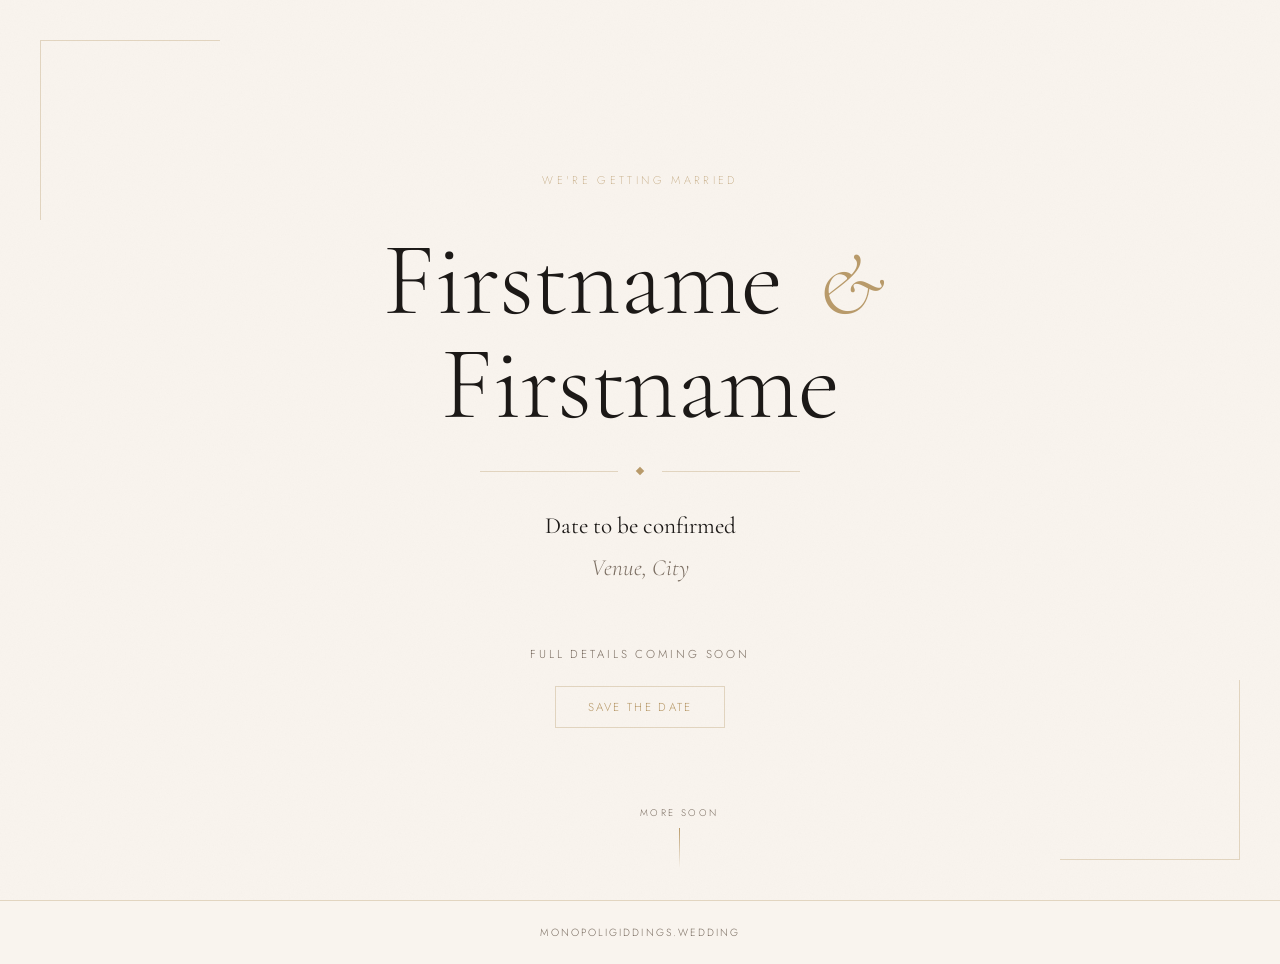
<file: Index.html>
<!DOCTYPE html>
<html lang="en">
<head>
  <meta charset="UTF-8" />
  <meta name="viewport" content="width=device-width, initial-scale=1.0" />
  <title>A & B — Getting Married</title>
  <link rel="preconnect" href="https://fonts.googleapis.com" />
  <link rel="preconnect" href="https://fonts.gstatic.com" crossorigin />
  <link href="https://fonts.googleapis.com/css2?family=Cormorant+Garamond:ital,wght@0,300;0,400;1,300;1,400&family=Jost:wght@200;300;400&display=swap" rel="stylesheet" />
  <style>
    :root {
      --cream: #f9f4ee;
      --warm-white: #fdfaf6;
      --ink: #1c1917;
      --muted: #7c6f63;
      --gold: #b89a6a;
      --gold-light: #d4b896;
      --rule: rgba(184, 154, 106, 0.35);
    }

    *, *::before, *::after {
      box-sizing: border-box;
      margin: 0;
      padding: 0;
    }

    html {
      font-size: 16px;
      scroll-behavior: smooth;
    }

    body {
      background-color: var(--cream);
      color: var(--ink);
      font-family: 'Jost', sans-serif;
      font-weight: 300;
      min-height: 100vh;
      overflow-x: hidden;
    }

    /* ── Texture overlay ── */
    body::before {
      content: '';
      position: fixed;
      inset: 0;
      background-image: url("data:image/svg+xml,%3Csvg xmlns='http://www.w3.org/2000/svg' width='400' height='400'%3E%3Cfilter id='noise'%3E%3CfeTurbulence type='fractalNoise' baseFrequency='0.75' numOctaves='4' stitchTiles='stitch'/%3E%3CfeColorMatrix type='saturate' values='0'/%3E%3C/filter%3E%3Crect width='400' height='400' filter='url(%23noise)' opacity='0.035'/%3E%3C/svg%3E");
      pointer-events: none;
      z-index: 0;
    }

    /* ── Hero ── */
    .hero {
      position: relative;
      min-height: 100vh;
      display: flex;
      flex-direction: column;
      align-items: center;
      justify-content: center;
      padding: 4rem 2rem;
      text-align: center;
      z-index: 1;
    }

    /* Decorative corner flourishes */
    .hero::before, .hero::after {
      content: '';
      position: absolute;
      width: 180px;
      height: 180px;
      border-color: var(--rule);
      border-style: solid;
      pointer-events: none;
    }
    .hero::before {
      top: 2.5rem;
      left: 2.5rem;
      border-width: 1px 0 0 1px;
    }
    .hero::after {
      bottom: 2.5rem;
      right: 2.5rem;
      border-width: 0 1px 1px 0;
    }

    .hero-inner {
      max-width: 680px;
      opacity: 0;
      transform: translateY(24px);
      animation: fadeUp 1.2s cubic-bezier(0.22, 1, 0.36, 1) 0.2s forwards;
    }

    .eyebrow {
      font-family: 'Jost', sans-serif;
      font-weight: 200;
      font-size: 0.7rem;
      letter-spacing: 0.3em;
      text-transform: uppercase;
      color: var(--gold);
      margin-bottom: 2.5rem;
    }

    .ampersand-wrap {
      position: relative;
      display: inline-block;
      margin-bottom: 1rem;
    }

    .names {
      font-family: 'Cormorant Garamond', serif;
      font-weight: 300;
      font-size: clamp(3.5rem, 10vw, 6.5rem);
      line-height: 1;
      color: var(--ink);
      letter-spacing: -0.01em;
    }

    .names .amp {
      font-style: italic;
      color: var(--gold);
      font-size: 0.85em;
      display: inline-block;
      margin: 0 0.15em;
    }

    .divider {
      display: flex;
      align-items: center;
      gap: 1.2rem;
      margin: 2rem auto;
      max-width: 320px;
      opacity: 0;
      animation: fadeUp 1.2s cubic-bezier(0.22, 1, 0.36, 1) 0.5s forwards;
    }

    .divider-line {
      flex: 1;
      height: 1px;
      background: var(--rule);
    }

    .divider-diamond {
      width: 6px;
      height: 6px;
      background: var(--gold);
      transform: rotate(45deg);
      flex-shrink: 0;
    }

    .date-location {
      font-family: 'Cormorant Garamond', serif;
      font-style: italic;
      font-size: clamp(1.1rem, 3vw, 1.45rem);
      color: var(--muted);
      line-height: 1.8;
      opacity: 0;
      animation: fadeUp 1.2s cubic-bezier(0.22, 1, 0.36, 1) 0.7s forwards;
    }

    .date-location strong {
      font-style: normal;
      font-weight: 400;
      color: var(--ink);
    }

    .coming-soon {
      margin-top: 3.5rem;
      opacity: 0;
      animation: fadeUp 1.2s cubic-bezier(0.22, 1, 0.36, 1) 0.95s forwards;
    }

    .coming-soon p {
      font-size: 0.72rem;
      letter-spacing: 0.25em;
      text-transform: uppercase;
      color: var(--muted);
      margin-bottom: 1.5rem;
    }

    .pill {
      display: inline-block;
      border: 1px solid var(--rule);
      padding: 0.75rem 2rem;
      font-size: 0.72rem;
      letter-spacing: 0.2em;
      text-transform: uppercase;
      color: var(--gold);
      background: transparent;
      cursor: default;
      transition: border-color 0.3s, background 0.3s;
    }

    /* ── Scroll hint ── */
    .scroll-hint {
      position: absolute;
      bottom: 2rem;
      left: 50%;
      transform: translateX(-50%);
      display: flex;
      flex-direction: column;
      align-items: center;
      gap: 0.5rem;
      opacity: 0;
      animation: fadeUp 1s ease 1.4s forwards;
    }

    .scroll-hint span {
      font-size: 0.6rem;
      letter-spacing: 0.25em;
      text-transform: uppercase;
      color: var(--muted);
    }

    .scroll-line {
      width: 1px;
      height: 40px;
      background: linear-gradient(to bottom, var(--gold), transparent);
      animation: scrollPulse 2s ease-in-out 1.8s infinite;
    }

    /* ── Footer strip ── */
    .footer-strip {
      position: relative;
      z-index: 1;
      border-top: 1px solid var(--rule);
      padding: 1.5rem 2rem;
      display: flex;
      justify-content: center;
      align-items: center;
    }

    .footer-strip p {
      font-size: 0.65rem;
      letter-spacing: 0.2em;
      text-transform: uppercase;
      color: var(--muted);
    }

    /* ── Animations ── */
    @keyframes fadeUp {
      to {
        opacity: 1;
        transform: translateY(0);
      }
    }

    @keyframes scrollPulse {
      0%, 100% { opacity: 0.4; transform: scaleY(1); }
      50% { opacity: 1; transform: scaleY(1.15); }
    }

    /* ── Responsive ── */
    @media (max-width: 480px) {
      .hero::before, .hero::after {
        width: 80px;
        height: 80px;
        top: 1.5rem;
        left: 1.5rem;
      }
      .hero::after {
        bottom: 1.5rem;
        right: 1.5rem;
      }
    }
  </style>
</head>
<body>

  <section class="hero">
    <div class="hero-inner">

      <p class="eyebrow">We're getting married</p>

      <div class="names">
        <span class="first-name">Firstname</span>
        <span class="amp">&amp;</span>
        <span class="second-name">Firstname</span>
      </div>

      <div class="divider">
        <div class="divider-line"></div>
        <div class="divider-diamond"></div>
        <div class="divider-line"></div>
      </div>

      <div class="date-location">
        <strong>Date to be confirmed</strong><br />
        Venue, City
      </div>

      <div class="coming-soon">
        <p>Full details coming soon</p>
        <div class="pill">Save the date</div>
      </div>

    </div>

    <div class="scroll-hint">
      <span>More soon</span>
      <div class="scroll-line"></div>
    </div>
  </section>

  <footer class="footer-strip">
    <p>monopoligiddings.wedding</p>
  </footer>

</body>
</html>
</file>
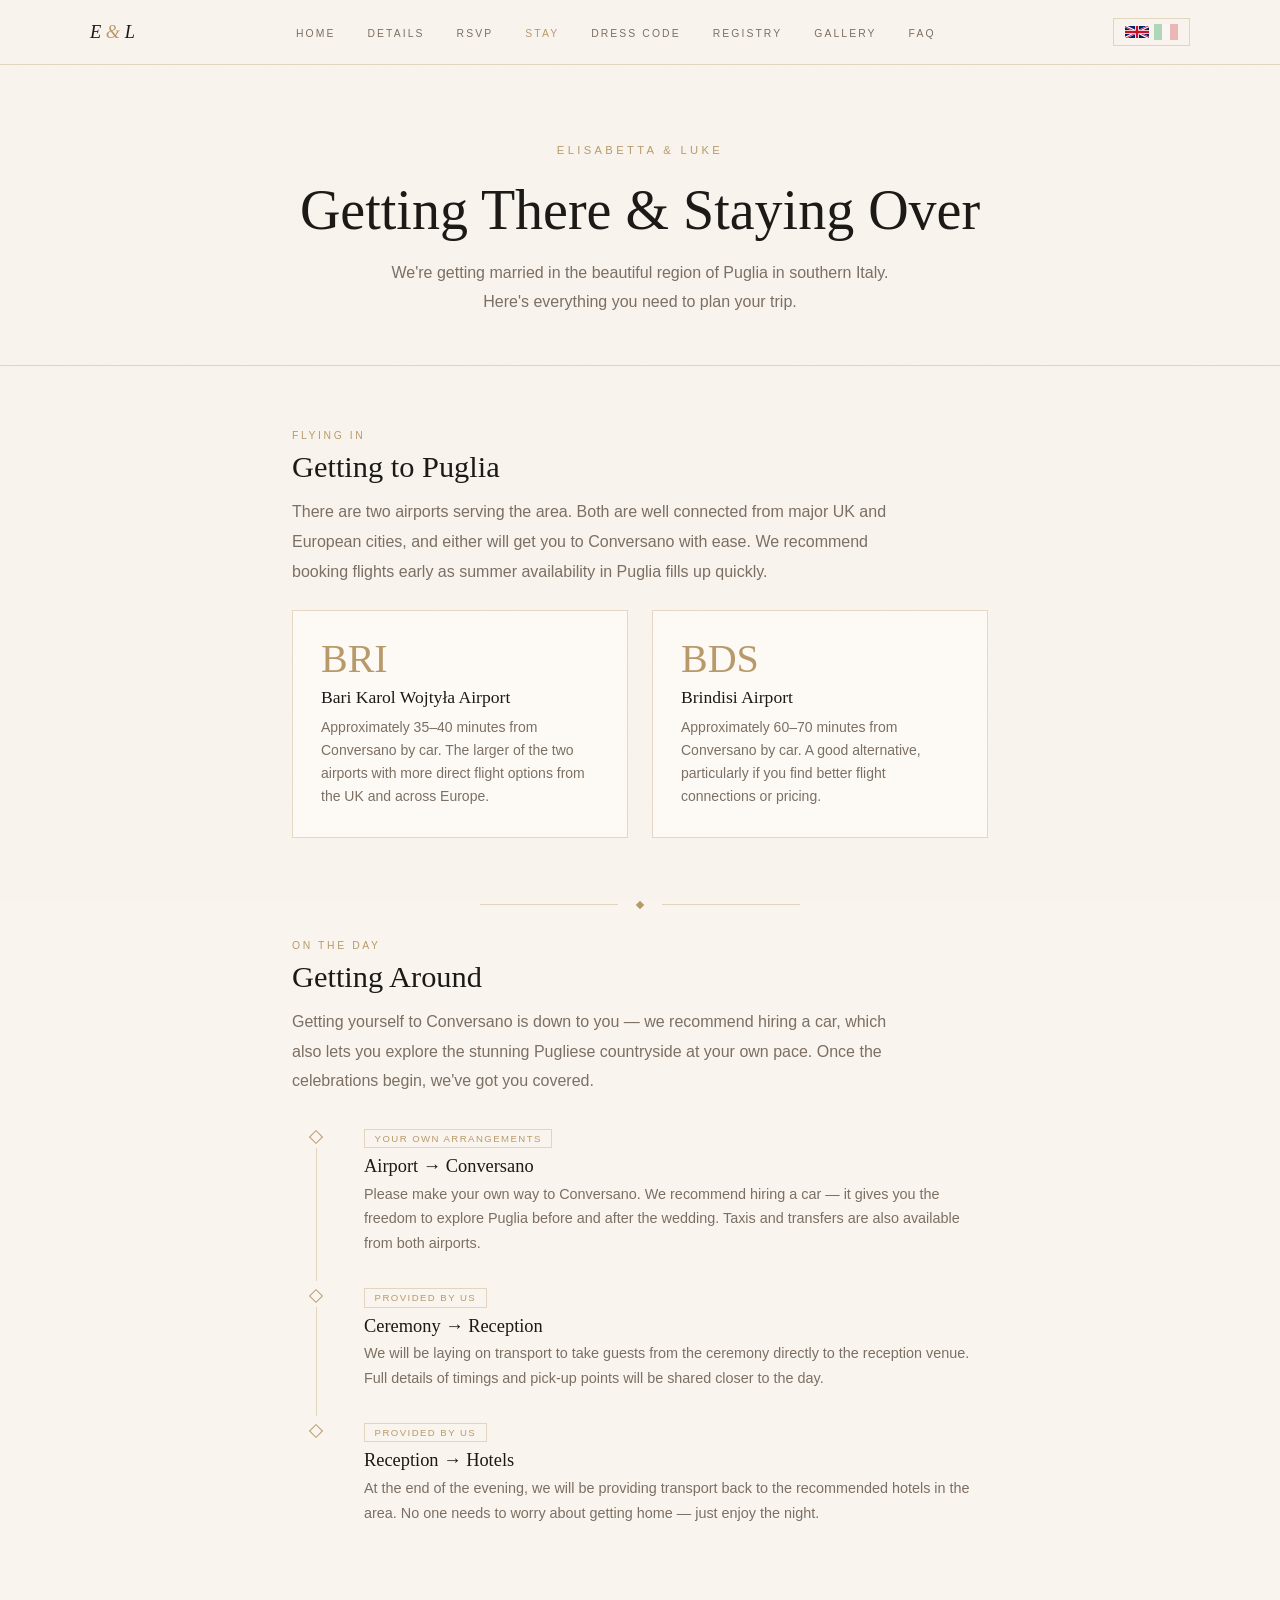
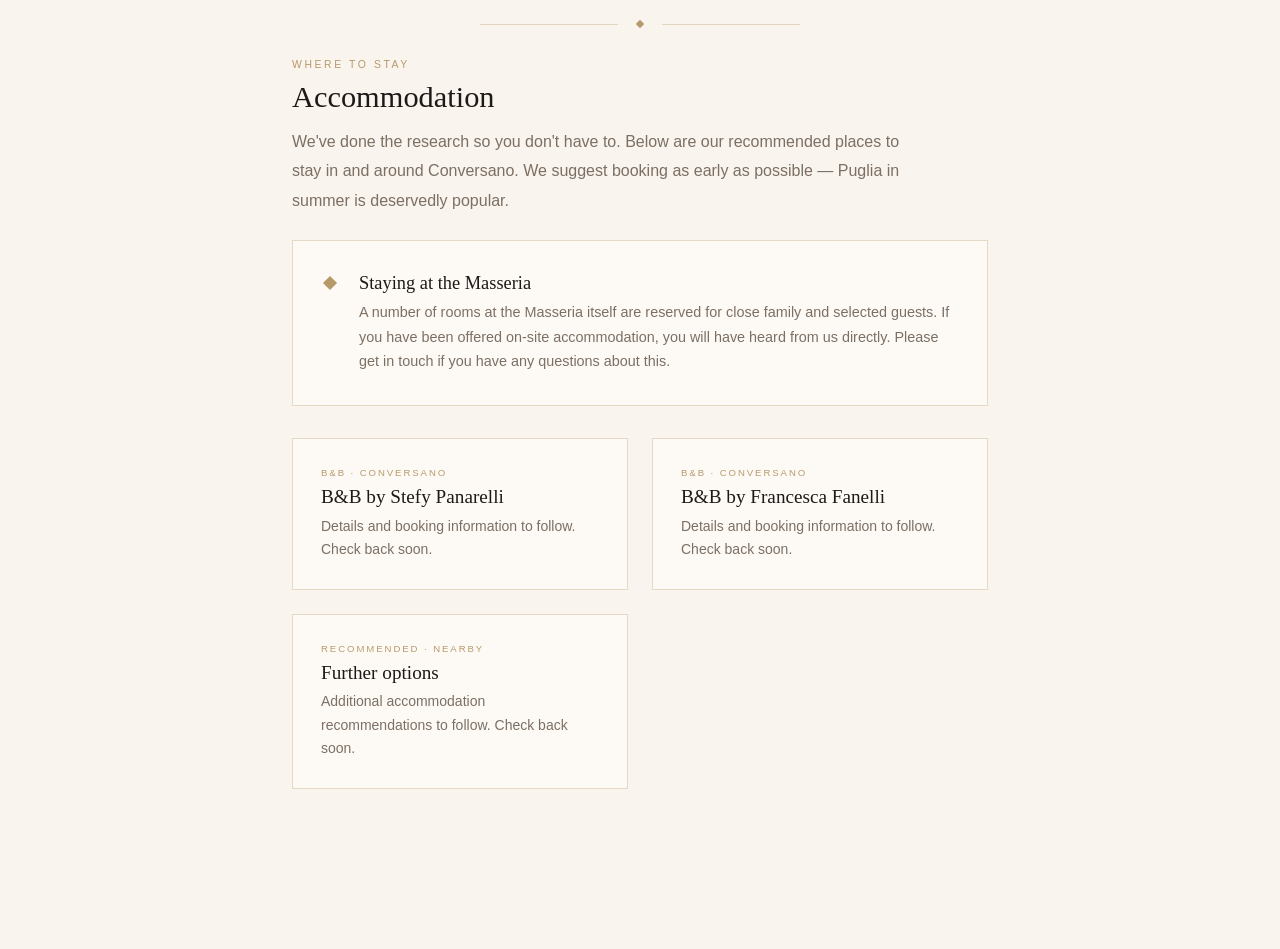
<file: accommodation.html>
<!DOCTYPE html>
<html lang="en">
<head>
  <meta charset="UTF-8" /><meta name="viewport" content="width=device-width, initial-scale=1.0" />
  <title>Getting There &amp; Staying Over — Elisabetta &amp; Luke</title>
  <meta http-equiv="Content-Security-Policy" content="default-src 'self'; script-src 'self'; style-src 'self' 'unsafe-inline' https://fonts.googleapis.com; font-src https://fonts.gstatic.com; frame-src https://docs.google.com; img-src 'self' data:; upgrade-insecure-requests" />
  <link rel="preconnect" href="https://fonts.googleapis.com" />
  <link rel="preconnect" href="https://fonts.gstatic.com" crossorigin />
  <link href="https://fonts.googleapis.com/css2?family=Cormorant+Garamond:ital,wght@0,300;0,400;1,300;1,400&family=Jost:wght@200;300;400&display=swap" rel="stylesheet" />
  <link rel="stylesheet" href="style.css" />
  <style>
    .section-label { font-size:0.65rem; letter-spacing:0.25em; text-transform:uppercase; color:var(--gold); display:block; margin-bottom:0.6rem; }
    .section-block { margin-bottom:4rem; }
    .section-block h2 { font-family:'Cormorant Garamond',serif; font-weight:300; font-size:1.9rem; color:var(--ink); margin-bottom:0.75rem; }
    .section-block p { max-width:620px; }
    .transport-steps { margin-top:2rem; display:flex; flex-direction:column; }
    .transport-step { display:grid; grid-template-columns:48px 1fr; gap:0 1.5rem; }
    .step-indicator { display:flex; flex-direction:column; align-items:center; }
    .step-dot { width:10px; height:10px; border:1px solid var(--gold); background:var(--cream); transform:rotate(45deg); flex-shrink:0; margin-top:4px; }
    .step-line { width:1px; flex:1; background:var(--rule); margin:6px 0; min-height:2.5rem; }
    .transport-step:last-child .step-line { display:none; }
    .step-content { padding-bottom:2rem; }
    .step-content h3 { font-family:'Cormorant Garamond',serif; font-weight:400; font-size:1.15rem; color:var(--ink); margin-bottom:0.3rem; }
    .step-content p { font-size:0.9rem; line-height:1.7; margin:0; }
    .step-tag { display:inline-block; font-size:0.6rem; letter-spacing:0.15em; text-transform:uppercase; color:var(--gold); border:1px solid var(--rule); padding:0.2rem 0.6rem; margin-bottom:0.5rem; }
    .airport-cards { display:grid; grid-template-columns:repeat(auto-fit, minmax(260px,1fr)); gap:1.5rem; margin-top:1.5rem; }
    .airport-card { border:1px solid var(--rule); background:var(--warm-white); padding:1.75rem; }
    .airport-card .iata { font-family:'Cormorant Garamond',serif; font-size:2.5rem; font-weight:300; color:var(--gold); line-height:1; margin-bottom:0.5rem; }
    .airport-card h3 { font-family:'Cormorant Garamond',serif; font-weight:400; font-size:1.1rem; color:var(--ink); margin-bottom:0.5rem; }
    .airport-card p { font-size:0.875rem; margin:0; line-height:1.65; }
    .hotel-grid { display:grid; grid-template-columns:repeat(auto-fit, minmax(280px,1fr)); gap:1.5rem; margin-top:1.5rem; }
    .hotel-card { border:1px solid var(--rule); background:var(--warm-white); padding:1.75rem; }
    .hotel-card .hotel-type { font-size:0.6rem; letter-spacing:0.2em; text-transform:uppercase; color:var(--gold); display:block; margin-bottom:0.5rem; }
    .hotel-card h3 { font-family:'Cormorant Garamond',serif; font-weight:400; font-size:1.2rem; color:var(--ink); margin-bottom:0.4rem; }
    .hotel-card p { font-size:0.875rem; margin:0; line-height:1.65; }
    .onsite-notice { border:1px solid var(--rule); background:var(--warm-white); padding:2rem; display:grid; grid-template-columns:auto 1fr; gap:1.5rem; align-items:start; margin-top:1.5rem; }
    .onsite-notice .notice-diamond { width:10px; height:10px; background:var(--gold); transform:rotate(45deg); margin-top:5px; flex-shrink:0; }
    .onsite-notice h3 { font-family:'Cormorant Garamond',serif; font-weight:400; font-size:1.15rem; color:var(--ink); margin-bottom:0.4rem; }
    .onsite-notice p { font-size:0.9rem; margin:0; line-height:1.7; }
  </style>
</head>
<body>
  <nav><div class="nav-inner">
    <a class="nav-brand" href="index.html">E <span>&amp;</span> L</a>
    <ul class="nav-links">
      <li><a href="index.html" data-en="Home" data-it="Home">Home</a></li>
      <li><a href="details.html" data-en="Details" data-it="Dettagli">Details</a></li>
      <li><a href="rsvp.html" data-en="RSVP" data-it="RSVP">RSVP</a></li>
      <li><a href="accommodation.html" class="active" data-en="Stay" data-it="Soggiorno">Stay</a></li>
      <li><a href="dress-code.html" data-en="Dress Code" data-it="Dress Code">Dress Code</a></li>
      <li><a href="registry.html" data-en="Registry" data-it="Lista Nozze">Registry</a></li>
      <li><a href="gallery.html" data-en="Gallery" data-it="Galleria">Gallery</a></li>
      <li><a href="faq.html" data-en="FAQ" data-it="FAQ">FAQ</a></li>
    </ul>
    <div style="display:flex;align-items:center;">
      <button class="lang-toggle" id="lang-toggle" title="Switch language">🇬🇧 EN 🇮🇹</button>
      <button class="nav-toggle" id="nav-toggle" aria-label="Open menu"><span></span><span></span><span></span></button>
    </div>
  </div></nav>
  <div class="nav-menu" id="nav-menu"><ul>
    <li><a href="index.html" data-en="Home" data-it="Home">Home</a></li>
    <li><a href="details.html" data-en="Details" data-it="Dettagli">Details</a></li>
    <li><a href="rsvp.html" data-en="RSVP" data-it="RSVP">RSVP</a></li>
    <li><a href="accommodation.html" data-en="Stay" data-it="Soggiorno">Stay</a></li>
    <li><a href="dress-code.html" data-en="Dress Code" data-it="Dress Code">Dress Code</a></li>
    <li><a href="registry.html" data-en="Registry" data-it="Lista Nozze">Registry</a></li>
    <li><a href="gallery.html" data-en="Gallery" data-it="Galleria">Gallery</a></li>
    <li><a href="faq.html" data-en="FAQ" data-it="FAQ">FAQ</a></li>
  </ul></div>

  <div class="page">
    <div class="page-header fade-in">
      <span class="eyebrow">Elisabetta &amp; Luke</span>
      <h1 class="page-title" data-en="Getting There &amp; Staying Over" data-it="Come Arrivare &amp; Dove Soggiornare">Getting There &amp; Staying Over</h1>
      <p style="max-width:520px;margin:0.5rem auto 0;"
         data-en="We're getting married in the beautiful region of Puglia in southern Italy. Here's everything you need to plan your trip."
         data-it="Ci sposiamo nella splendida regione pugliese, nel sud Italia. Ecco tutto quello che vi serve per pianificare il vostro viaggio.">
        We're getting married in the beautiful region of Puglia in southern Italy. Here's everything you need to plan your trip.
      </p>
    </div>

    <div class="container fade-in">

      <!-- AIRPORTS -->
      <div class="section-block">
        <span class="section-label" data-en="Flying in" data-it="In aereo">Flying in</span>
        <h2 data-en="Getting to Puglia" data-it="Come Raggiungere la Puglia">Getting to Puglia</h2>
        <p data-en="There are two airports serving the area. Both are well connected from major UK and European cities, and either will get you to Conversano with ease. We recommend booking flights early as summer availability in Puglia fills up quickly."
           data-it="La zona è servita da due aeroporti. Entrambi sono ben collegati dalle principali città del Regno Unito e d'Europa, e da entrambi si raggiunge facilmente Conversano. Vi consigliamo di prenotare i voli in anticipo, poiché i posti in estate si esauriscono rapidamente.">
          There are two airports serving the area. Both are well connected from major UK and European cities, and either will get you to Conversano with ease. We recommend booking flights early as summer availability in Puglia fills up quickly.
        </p>
        <div class="airport-cards">
          <div class="airport-card">
            <div class="iata">BRI</div>
            <h3 data-en="Bari Karol Wojtyła Airport" data-it="Aeroporto di Bari Karol Wojtyła">Bari Karol Wojtyła Airport</h3>
            <p data-en="Approximately 35–40 minutes from Conversano by car. The larger of the two airports with more direct flight options from the UK and across Europe."
               data-it="A circa 35–40 minuti da Conversano in auto. È il più grande dei due aeroporti e offre più voli diretti dal Regno Unito e da tutta Europa.">
              Approximately 35–40 minutes from Conversano by car. The larger of the two airports with more direct flight options from the UK and across Europe.
            </p>
          </div>
          <div class="airport-card">
            <div class="iata">BDS</div>
            <h3 data-en="Brindisi Airport" data-it="Aeroporto di Brindisi">Brindisi Airport</h3>
            <p data-en="Approximately 60–70 minutes from Conversano by car. A good alternative, particularly if you find better flight connections or pricing."
               data-it="A circa 60–70 minuti da Conversano in auto. Una buona alternativa, soprattutto se trovate collegamenti o prezzi migliori.">
              Approximately 60–70 minutes from Conversano by car. A good alternative, particularly if you find better flight connections or pricing.
            </p>
          </div>
        </div>
      </div>

      <div class="divider"><div class="divider-line"></div><div class="divider-diamond"></div><div class="divider-line"></div></div>

      <!-- TRANSPORT -->
      <div class="section-block">
        <span class="section-label" data-en="On the day" data-it="Il giorno del matrimonio">On the day</span>
        <h2 data-en="Getting Around" data-it="Come Spostarsi">Getting Around</h2>
        <p data-en="Getting yourself to Conversano is down to you — we recommend hiring a car, which also lets you explore the stunning Pugliese countryside at your own pace. Once the celebrations begin, we've got you covered."
           data-it="Il trasferimento fino a Conversano è a vostro carico — vi consigliamo di noleggiare un'auto, così potrete esplorare la bellissima campagna pugliese con calma. Una volta iniziati i festeggiamenti, pensiamo a tutto noi.">
          Getting yourself to Conversano is down to you — we recommend hiring a car, which also lets you explore the stunning Pugliese countryside at your own pace. Once the celebrations begin, we've got you covered.
        </p>
        <div class="transport-steps">
          <div class="transport-step">
            <div class="step-indicator"><div class="step-dot"></div><div class="step-line"></div></div>
            <div class="step-content">
              <span class="step-tag" data-en="Your own arrangements" data-it="Autonomamente">Your own arrangements</span>
              <h3 data-en="Airport → Conversano" data-it="Aeroporto → Conversano">Airport → Conversano</h3>
              <p data-en="Please make your own way to Conversano. We recommend hiring a car — it gives you the freedom to explore Puglia before and after the wedding. Taxis and transfers are also available from both airports."
                 data-it="Vi preghiamo di raggiungere Conversano autonomamente. Vi consigliamo di noleggiare un'auto — così avrete la libertà di esplorare la Puglia prima e dopo il matrimonio. Da entrambi gli aeroporti sono disponibili anche taxi e transfer.">
                Please make your own way to Conversano. We recommend hiring a car — it gives you the freedom to explore Puglia before and after the wedding. Taxis and transfers are also available from both airports.
              </p>
            </div>
          </div>
          <div class="transport-step">
            <div class="step-indicator"><div class="step-dot"></div><div class="step-line"></div></div>
            <div class="step-content">
              <span class="step-tag" data-en="Provided by us" data-it="A cura nostra">Provided by us</span>
              <h3 data-en="Ceremony → Reception" data-it="Cerimonia → Ricevimento">Ceremony → Reception</h3>
              <p data-en="We will be laying on transport to take guests from the ceremony directly to the reception venue. Full details of timings and pick-up points will be shared closer to the day."
                 data-it="Organizzeremo un servizio di trasporto per accompagnare gli ospiti direttamente dalla cerimonia al ricevimento. I dettagli sugli orari e i punti di raccolta saranno comunicati in prossimità del giorno.">
                We will be laying on transport to take guests from the ceremony directly to the reception venue. Full details of timings and pick-up points will be shared closer to the day.
              </p>
            </div>
          </div>
          <div class="transport-step">
            <div class="step-indicator"><div class="step-dot"></div><div class="step-line"></div></div>
            <div class="step-content">
              <span class="step-tag" data-en="Provided by us" data-it="A cura nostra">Provided by us</span>
              <h3 data-en="Reception → Hotels" data-it="Ricevimento → Hotel">Reception → Hotels</h3>
              <p data-en="At the end of the evening, we will be providing transport back to the recommended hotels in the area. No one needs to worry about getting home — just enjoy the night."
                 data-it="A fine serata, organizzeremo il trasporto di ritorno verso gli hotel consigliati nella zona. Nessuno dovrà preoccuparsi di come rientrare — godetevi la serata.">
                At the end of the evening, we will be providing transport back to the recommended hotels in the area. No one needs to worry about getting home — just enjoy the night.
              </p>
            </div>
          </div>
        </div>
      </div>

      <div class="divider"><div class="divider-line"></div><div class="divider-diamond"></div><div class="divider-line"></div></div>

      <!-- ACCOMMODATION -->
      <div class="section-block">
        <span class="section-label" data-en="Where to stay" data-it="Dove soggiornare">Where to stay</span>
        <h2 data-en="Accommodation" data-it="Alloggio">Accommodation</h2>
        <p data-en="We've done the research so you don't have to. Below are our recommended places to stay in and around Conversano. We suggest booking as early as possible — Puglia in summer is deservedly popular."
           data-it="Abbiamo fatto le ricerche per voi. Di seguito trovate i nostri alloggi consigliati a Conversano e dintorni. Vi suggeriamo di prenotare il prima possibile — la Puglia in estate è meritamente molto richiesta.">
          We've done the research so you don't have to. Below are our recommended places to stay in and around Conversano. We suggest booking as early as possible — Puglia in summer is deservedly popular.
        </p>
        <div class="onsite-notice">
          <div class="notice-diamond"></div>
          <div>
            <h3 data-en="Staying at the Masseria" data-it="Soggiornare alla Masseria">Staying at the Masseria</h3>
            <p data-en="A number of rooms at the Masseria itself are reserved for close family and selected guests. If you have been offered on-site accommodation, you will have heard from us directly. Please get in touch if you have any questions about this."
               data-it="Un certo numero di camere alla Masseria è riservato ai familiari stretti e agli ospiti selezionati. Se vi è stato offerto un alloggio in loco, lo avrete già saputo direttamente da noi. Non esitate a contattarci per qualsiasi domanda.">
              A number of rooms at the Masseria itself are reserved for close family and selected guests. If you have been offered on-site accommodation, you will have heard from us directly. Please get in touch if you have any questions about this.
            </p>
          </div>
        </div>
        <div class="hotel-grid" style="margin-top:2rem;">
          <div class="hotel-card">
            <span class="hotel-type" data-en="B&amp;B · Conversano" data-it="B&amp;B · Conversano">B&amp;B · Conversano</span>
            <h3>B&amp;B by Stefy Panarelli</h3>
            <p data-en="Details and booking information to follow. Check back soon." data-it="Dettagli e informazioni per la prenotazione in arrivo. Torna presto.">Details and booking information to follow. Check back soon.</p>
          </div>
          <div class="hotel-card">
            <span class="hotel-type" data-en="B&amp;B · Conversano" data-it="B&amp;B · Conversano">B&amp;B · Conversano</span>
            <h3>B&amp;B by Francesca Fanelli</h3>
            <p data-en="Details and booking information to follow. Check back soon." data-it="Dettagli e informazioni per la prenotazione in arrivo. Torna presto.">Details and booking information to follow. Check back soon.</p>
          </div>
          <div class="hotel-card">
            <span class="hotel-type" data-en="Recommended · Nearby" data-it="Consigliato · Nelle vicinanze">Recommended · Nearby</span>
            <h3 data-en="Further options" data-it="Altre opzioni">Further options</h3>
            <p data-en="Additional accommodation recommendations to follow. Check back soon." data-it="Ulteriori alloggi consigliati in arrivo. Torna presto.">Additional accommodation recommendations to follow. Check back soon.</p>
          </div>
        </div>
      </div>

    </div>
  </div>

  <script src="nav.js"></script>
</body>
</html>
</file>
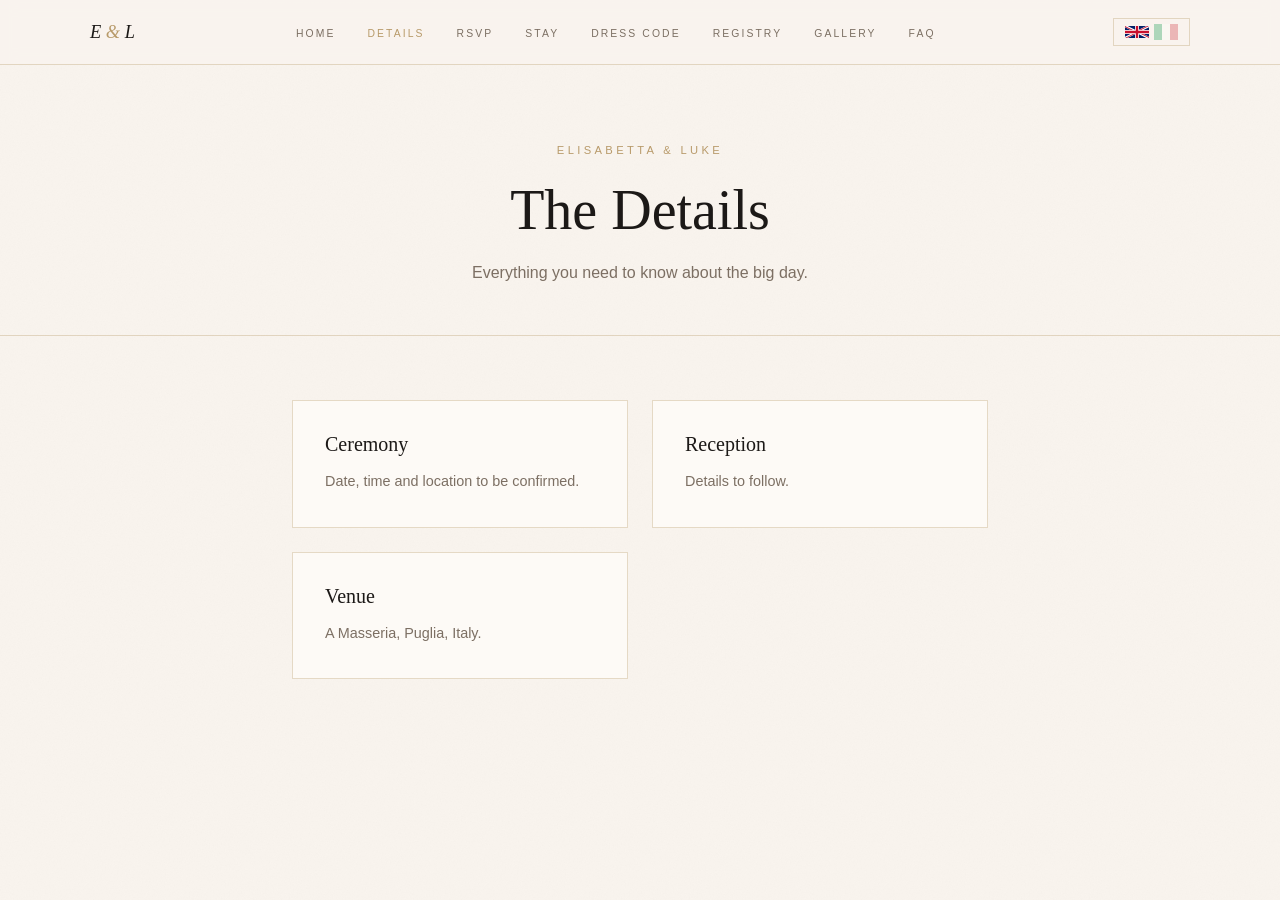
<file: details.html>
<!DOCTYPE html>
<html lang="en">
<head>
  <meta charset="UTF-8" /><meta name="viewport" content="width=device-width, initial-scale=1.0" />
  <title>Details — Elisabetta &amp; Luke</title>
  <meta http-equiv="Content-Security-Policy" content="default-src 'self'; script-src 'self'; style-src 'self' 'unsafe-inline' https://fonts.googleapis.com; font-src https://fonts.gstatic.com; frame-src https://docs.google.com; img-src 'self' data:; upgrade-insecure-requests" />
  <link rel="preconnect" href="https://fonts.googleapis.com" />
  <link rel="preconnect" href="https://fonts.gstatic.com" crossorigin />
  <link href="https://fonts.googleapis.com/css2?family=Cormorant+Garamond:ital,wght@0,300;0,400;1,300;1,400&family=Jost:wght@200;300;400&display=swap" rel="stylesheet" />
  <link rel="stylesheet" href="style.css" />
</head>
<body>
  <nav><div class="nav-inner">
    <a class="nav-brand" href="index.html">E <span>&amp;</span> L</a>
    <ul class="nav-links">
      <li><a href="index.html" data-en="Home" data-it="Home">Home</a></li>
      <li><a href="details.html" class="active" data-en="Details" data-it="Dettagli">Details</a></li>
      <li><a href="rsvp.html" data-en="RSVP" data-it="RSVP">RSVP</a></li>
      <li><a href="accommodation.html" data-en="Stay" data-it="Soggiorno">Stay</a></li>
      <li><a href="dress-code.html" data-en="Dress Code" data-it="Dress Code">Dress Code</a></li>
      <li><a href="registry.html" data-en="Registry" data-it="Lista Nozze">Registry</a></li>
      <li><a href="gallery.html" data-en="Gallery" data-it="Galleria">Gallery</a></li>
      <li><a href="faq.html" data-en="FAQ" data-it="FAQ">FAQ</a></li>
    </ul>
    <div style="display:flex;align-items:center;">
      <button class="lang-toggle" id="lang-toggle" title="Switch language">🇬🇧 EN 🇮🇹</button>
      <button class="nav-toggle" id="nav-toggle" aria-label="Open menu"><span></span><span></span><span></span></button>
    </div>
  </div></nav>
  <div class="nav-menu" id="nav-menu"><ul>
    <li><a href="index.html" data-en="Home" data-it="Home">Home</a></li>
    <li><a href="details.html" data-en="Details" data-it="Dettagli">Details</a></li>
    <li><a href="rsvp.html" data-en="RSVP" data-it="RSVP">RSVP</a></li>
    <li><a href="accommodation.html" data-en="Stay" data-it="Soggiorno">Stay</a></li>
    <li><a href="dress-code.html" data-en="Dress Code" data-it="Dress Code">Dress Code</a></li>
    <li><a href="registry.html" data-en="Registry" data-it="Lista Nozze">Registry</a></li>
    <li><a href="gallery.html" data-en="Gallery" data-it="Galleria">Gallery</a></li>
    <li><a href="faq.html" data-en="FAQ" data-it="FAQ">FAQ</a></li>
  </ul></div>
  <div class="page">
    <div class="page-header fade-in">
      <span class="eyebrow">Elisabetta &amp; Luke</span>
      <h1 class="page-title" data-en="The Details" data-it="I Dettagli">The Details</h1>
      <p style="max-width:480px;margin:0.5rem auto 0;" data-en="Everything you need to know about the big day." data-it="Tutto quello che devi sapere sul grande giorno.">Everything you need to know about the big day.</p>
    </div>
    <div class="container fade-in">
      <div class="cards">
        <div class="card">
          <h3 data-en="Ceremony" data-it="Cerimonia">Ceremony</h3>
          <p data-en="Date, time and location to be confirmed." data-it="Data, orario e luogo da confermare.">Date, time and location to be confirmed.</p>
        </div>
        <div class="card">
          <h3 data-en="Reception" data-it="Ricevimento">Reception</h3>
          <p data-en="Details to follow." data-it="Dettagli in arrivo.">Details to follow.</p>
        </div>
        <div class="card">
          <h3 data-en="Venue" data-it="Location">Venue</h3>
          <p data-en="A Masseria, Puglia, Italy." data-it="Una Masseria, Puglia, Italia.">A Masseria, Puglia, Italy.</p>
        </div>
      </div>
    </div>
  </div>

  <script src="nav.js"></script>
</body>
</html>
</file>
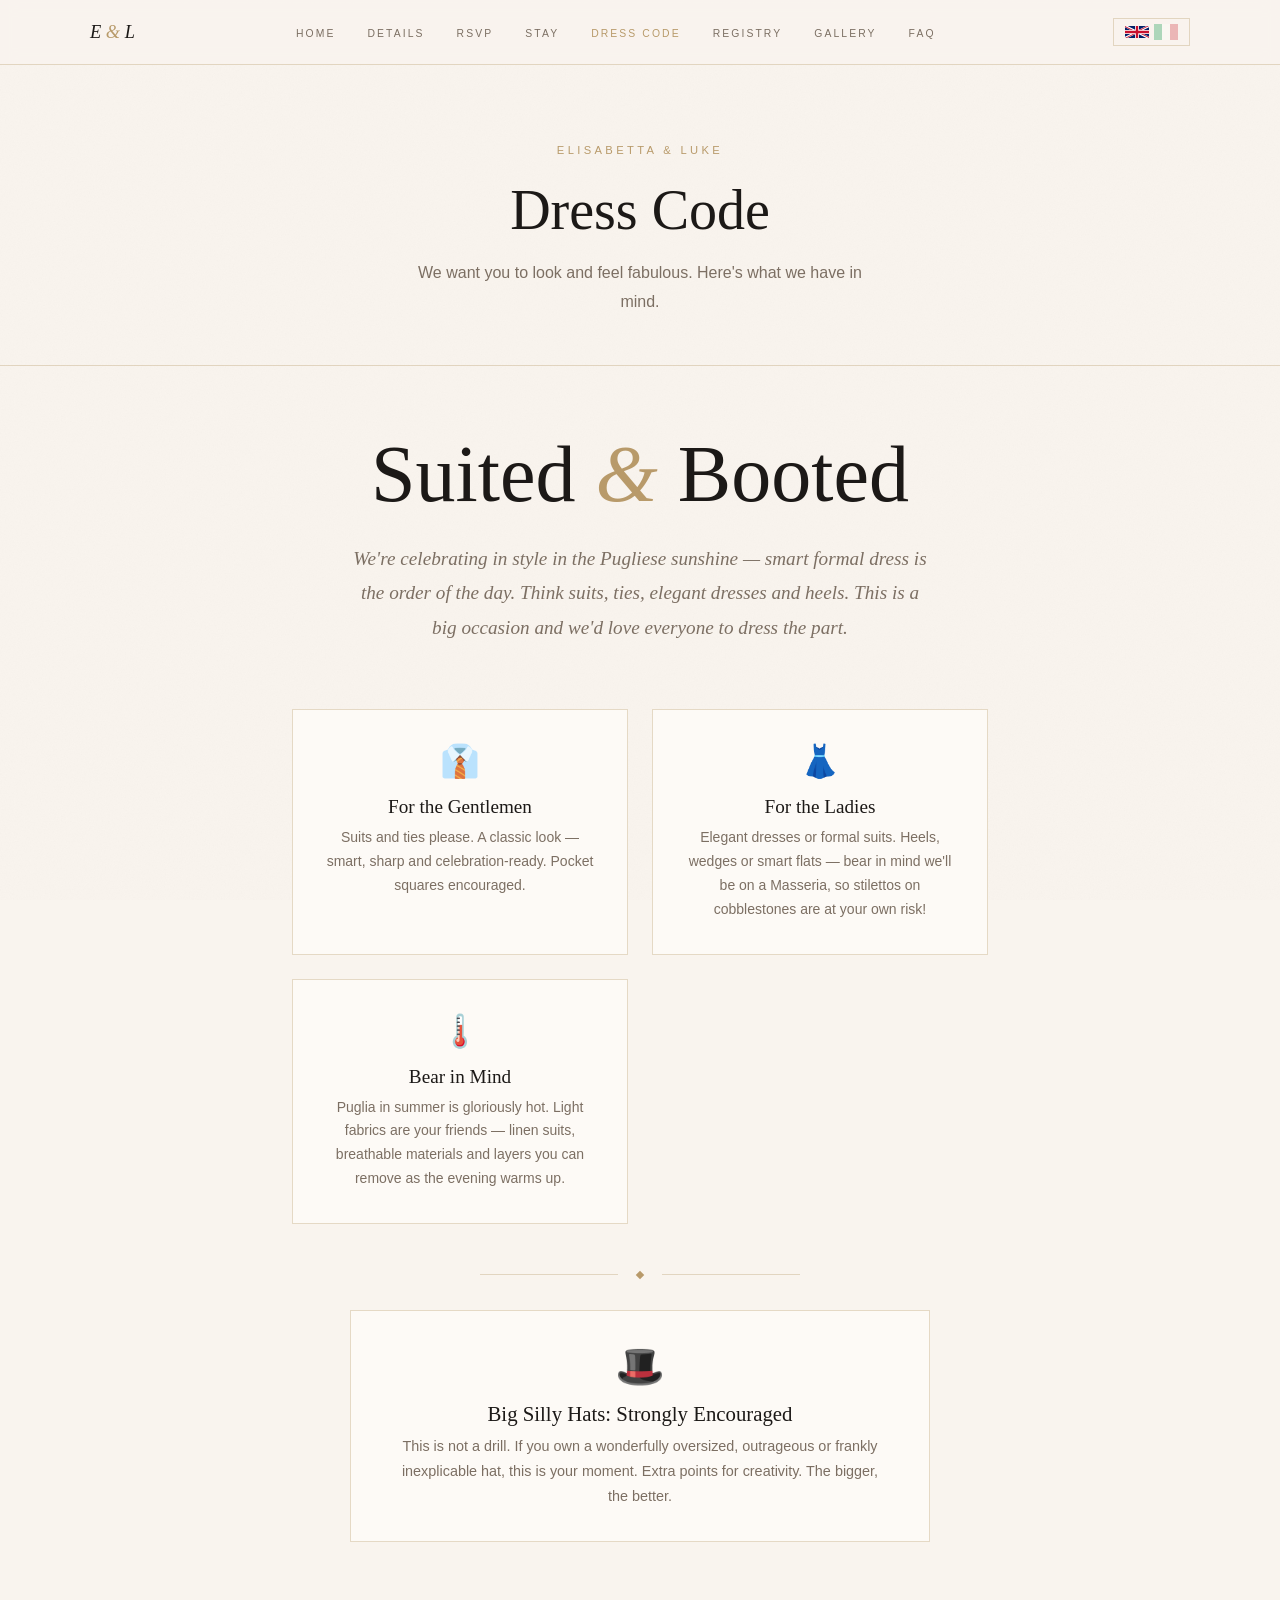
<file: dress-code.html>
<!DOCTYPE html>
<html lang="en">
<head>
  <meta charset="UTF-8" /><meta name="viewport" content="width=device-width, initial-scale=1.0" />
  <title>Dress Code — Elisabetta &amp; Luke</title>
  <meta http-equiv="Content-Security-Policy" content="default-src 'self'; script-src 'self'; style-src 'self' 'unsafe-inline' https://fonts.googleapis.com; font-src https://fonts.gstatic.com; frame-src https://docs.google.com; img-src 'self' data:; upgrade-insecure-requests" />
  <link rel="preconnect" href="https://fonts.googleapis.com" />
  <link rel="preconnect" href="https://fonts.gstatic.com" crossorigin />
  <link href="https://fonts.googleapis.com/css2?family=Cormorant+Garamond:ital,wght@0,300;0,400;1,300;1,400&family=Jost:wght@200;300;400&display=swap" rel="stylesheet" />
  <link rel="stylesheet" href="style.css" />
  <style>
    .dress-hero {
      text-align: center;
      max-width: 580px;
      margin: 0 auto 4rem;
    }

    .dress-hero .big-label {
      font-family: 'Cormorant Garamond', serif;
      font-weight: 300;
      font-size: clamp(2.5rem, 8vw, 5rem);
      color: var(--ink);
      line-height: 1.1;
      margin-bottom: 1.5rem;
    }

    .dress-hero .big-label em {
      font-style: italic;
      color: var(--gold);
    }

    .dress-hero p {
      font-family: 'Cormorant Garamond', serif;
      font-style: italic;
      font-size: 1.2rem;
      line-height: 1.8;
      color: var(--muted);
    }

    .dress-rules {
      display: grid;
      grid-template-columns: repeat(auto-fit, minmax(240px, 1fr));
      gap: 1.5rem;
      margin-bottom: 3rem;
    }

    .dress-rule {
      border: 1px solid var(--rule);
      background: var(--warm-white);
      padding: 2rem;
      text-align: center;
    }

    .dress-rule .rule-icon {
      font-size: 2rem;
      display: block;
      margin-bottom: 1rem;
    }

    .dress-rule h3 {
      font-family: 'Cormorant Garamond', serif;
      font-weight: 400;
      font-size: 1.2rem;
      color: var(--ink);
      margin-bottom: 0.5rem;
    }

    .dress-rule p {
      font-size: 0.875rem;
      line-height: 1.7;
      margin: 0;
    }

    .hat-notice {
      border: 1px solid var(--rule);
      background: var(--warm-white);
      padding: 2rem 2.5rem;
      text-align: center;
      max-width: 580px;
      margin: 0 auto;
    }

    .hat-notice .hat-icon {
      font-size: 2.5rem;
      display: block;
      margin-bottom: 0.75rem;
    }

    .hat-notice h3 {
      font-family: 'Cormorant Garamond', serif;
      font-weight: 400;
      font-size: 1.3rem;
      color: var(--ink);
      margin-bottom: 0.5rem;
    }

    .hat-notice p {
      font-size: 0.9rem;
      line-height: 1.75;
      margin: 0;
    }
  </style>
</head>
<body>
  <nav><div class="nav-inner">
    <a class="nav-brand" href="index.html">E <span>&amp;</span> L</a>
    <ul class="nav-links">
      <li><a href="index.html" data-en="Home" data-it="Home">Home</a></li>
      <li><a href="details.html" data-en="Details" data-it="Dettagli">Details</a></li>
      <li><a href="rsvp.html" data-en="RSVP" data-it="RSVP">RSVP</a></li>
      <li><a href="accommodation.html" data-en="Stay" data-it="Soggiorno">Stay</a></li>
      <li><a href="dress-code.html" class="active" data-en="Dress Code" data-it="Dress Code">Dress Code</a></li>
      <li><a href="registry.html" data-en="Registry" data-it="Lista Nozze">Registry</a></li>
      <li><a href="gallery.html" data-en="Gallery" data-it="Galleria">Gallery</a></li>
      <li><a href="faq.html" data-en="FAQ" data-it="FAQ">FAQ</a></li>
    </ul>
    <div style="display:flex;align-items:center;">
      <button class="lang-toggle" id="lang-toggle" title="Switch language">🇬🇧 🇮🇹</button>
      <button class="nav-toggle" id="nav-toggle" aria-label="Open menu"><span></span><span></span><span></span></button>
    </div>
  </div></nav>
  <div class="nav-menu" id="nav-menu"><ul>
    <li><a href="index.html" data-en="Home" data-it="Home">Home</a></li>
    <li><a href="details.html" data-en="Details" data-it="Dettagli">Details</a></li>
    <li><a href="rsvp.html" data-en="RSVP" data-it="RSVP">RSVP</a></li>
    <li><a href="accommodation.html" data-en="Stay" data-it="Soggiorno">Stay</a></li>
    <li><a href="dress-code.html" data-en="Dress Code" data-it="Dress Code">Dress Code</a></li>
    <li><a href="registry.html" data-en="Registry" data-it="Lista Nozze">Registry</a></li>
    <li><a href="gallery.html" data-en="Gallery" data-it="Galleria">Gallery</a></li>
    <li><a href="faq.html" data-en="FAQ" data-it="FAQ">FAQ</a></li>
  </ul></div>

  <div class="page">
    <div class="page-header fade-in">
      <span class="eyebrow">Elisabetta &amp; Luke</span>
      <h1 class="page-title" data-en="Dress Code" data-it="Dress Code">Dress Code</h1>
      <p style="max-width:480px;margin:0.5rem auto 0;"
         data-en="We want you to look and feel fabulous. Here's what we have in mind."
         data-it="Vogliamo che siate splendidi. Ecco cosa abbiamo in mente.">
        We want you to look and feel fabulous. Here's what we have in mind.
      </p>
    </div>

    <div class="container fade-in">

      <div class="dress-hero">
        <div class="big-label">
          <span data-html data-en="Suited <em>&amp;</em> Booted" data-it="Eleganti <em>&amp;</em> Impeccabili">Suited <em>&amp;</em> Booted</span>
        </div>
        <p data-en="We're celebrating in style in the Pugliese sunshine — smart formal dress is the order of the day. Think suits, ties, elegant dresses and heels. This is a big occasion and we'd love everyone to dress the part."
           data-it="Festeggiamo in grande stile sotto il sole pugliese — l'abito formale elegante è d'obbligo. Pensate a completi, cravatte, abiti eleganti e tacchi. È un'occasione speciale e vorremmo che tutti fossero all'altezza.">
          We're celebrating in style in the Pugliese sunshine — smart formal dress is the order of the day. Think suits, ties, elegant dresses and heels. This is a big occasion and we'd love everyone to dress the part.
        </p>
      </div>

      <div class="dress-rules">
        <div class="dress-rule">
          <span class="rule-icon">👔</span>
          <h3 data-en="For the Gentlemen" data-it="Per i Signori">For the Gentlemen</h3>
          <p data-en="Suits and ties please. A classic look — smart, sharp and celebration-ready. Pocket squares encouraged."
             data-it="Abito e cravatta, per favore. Un look classico — elegante, curato e pronto a festeggiare. Fazzoletti da taschino incoraggiati.">
            Suits and ties please. A classic look — smart, sharp and celebration-ready. Pocket squares encouraged.
          </p>
        </div>
        <div class="dress-rule">
          <span class="rule-icon">👗</span>
          <h3 data-en="For the Ladies" data-it="Per le Signore">For the Ladies</h3>
          <p data-en="Elegant dresses or formal suits. Heels, wedges or smart flats — bear in mind we'll be on a Masseria, so stilettos on cobblestones are at your own risk!"
             data-it="Abiti eleganti o completi formali. Tacchi, zeppe o scarpe basse eleganti — tenete presente che saremo in una masseria, quindi i tacchi a spillo sui sanpietrini sono a vostro rischio!">
            Elegant dresses or formal suits. Heels, wedges or smart flats — bear in mind we'll be on a Masseria, so stilettos on cobblestones are at your own risk!
          </p>
        </div>
        <div class="dress-rule">
          <span class="rule-icon">🌡️</span>
          <h3 data-en="Bear in Mind" data-it="Tenetelo a Mente">Bear in Mind</h3>
          <p data-en="Puglia in summer is gloriously hot. Light fabrics are your friends — linen suits, breathable materials and layers you can remove as the evening warms up."
             data-it="La Puglia in estate è meravigliosamente calda. I tessuti leggeri sono i vostri alleati — completi di lino, materiali traspiranti e strati che potrete togliere man mano che la serata si scalda.">
            Puglia in summer is gloriously hot. Light fabrics are your friends — linen suits, breathable materials and layers you can remove as the evening warms up.
          </p>
        </div>
      </div>

      <div class="divider">
        <div class="divider-line"></div>
        <div class="divider-diamond"></div>
        <div class="divider-line"></div>
      </div>

      <div class="hat-notice">
        <span class="hat-icon">🎩</span>
        <h3 data-en="Big Silly Hats: Strongly Encouraged" data-it="Cappelli Assurdi: Fortemente Incoraggiati">Big Silly Hats: Strongly Encouraged</h3>
        <p data-en="This is not a drill. If you own a wonderfully oversized, outrageous or frankly inexplicable hat, this is your moment. Extra points for creativity. The bigger, the better."
           data-it="Non è uno scherzo. Se possedete un cappello meravigliosamente enorme, stravagante o francamente inspiegabile, questo è il vostro momento. Punti extra per la creatività. Più grande è, meglio è.">
          This is not a drill. If you own a wonderfully oversized, outrageous or frankly inexplicable hat, this is your moment. Extra points for creativity. The bigger, the better.
        </p>
      </div>

    </div>
  </div>


  <script src="nav.js"></script>
</body>
</html>
</file>
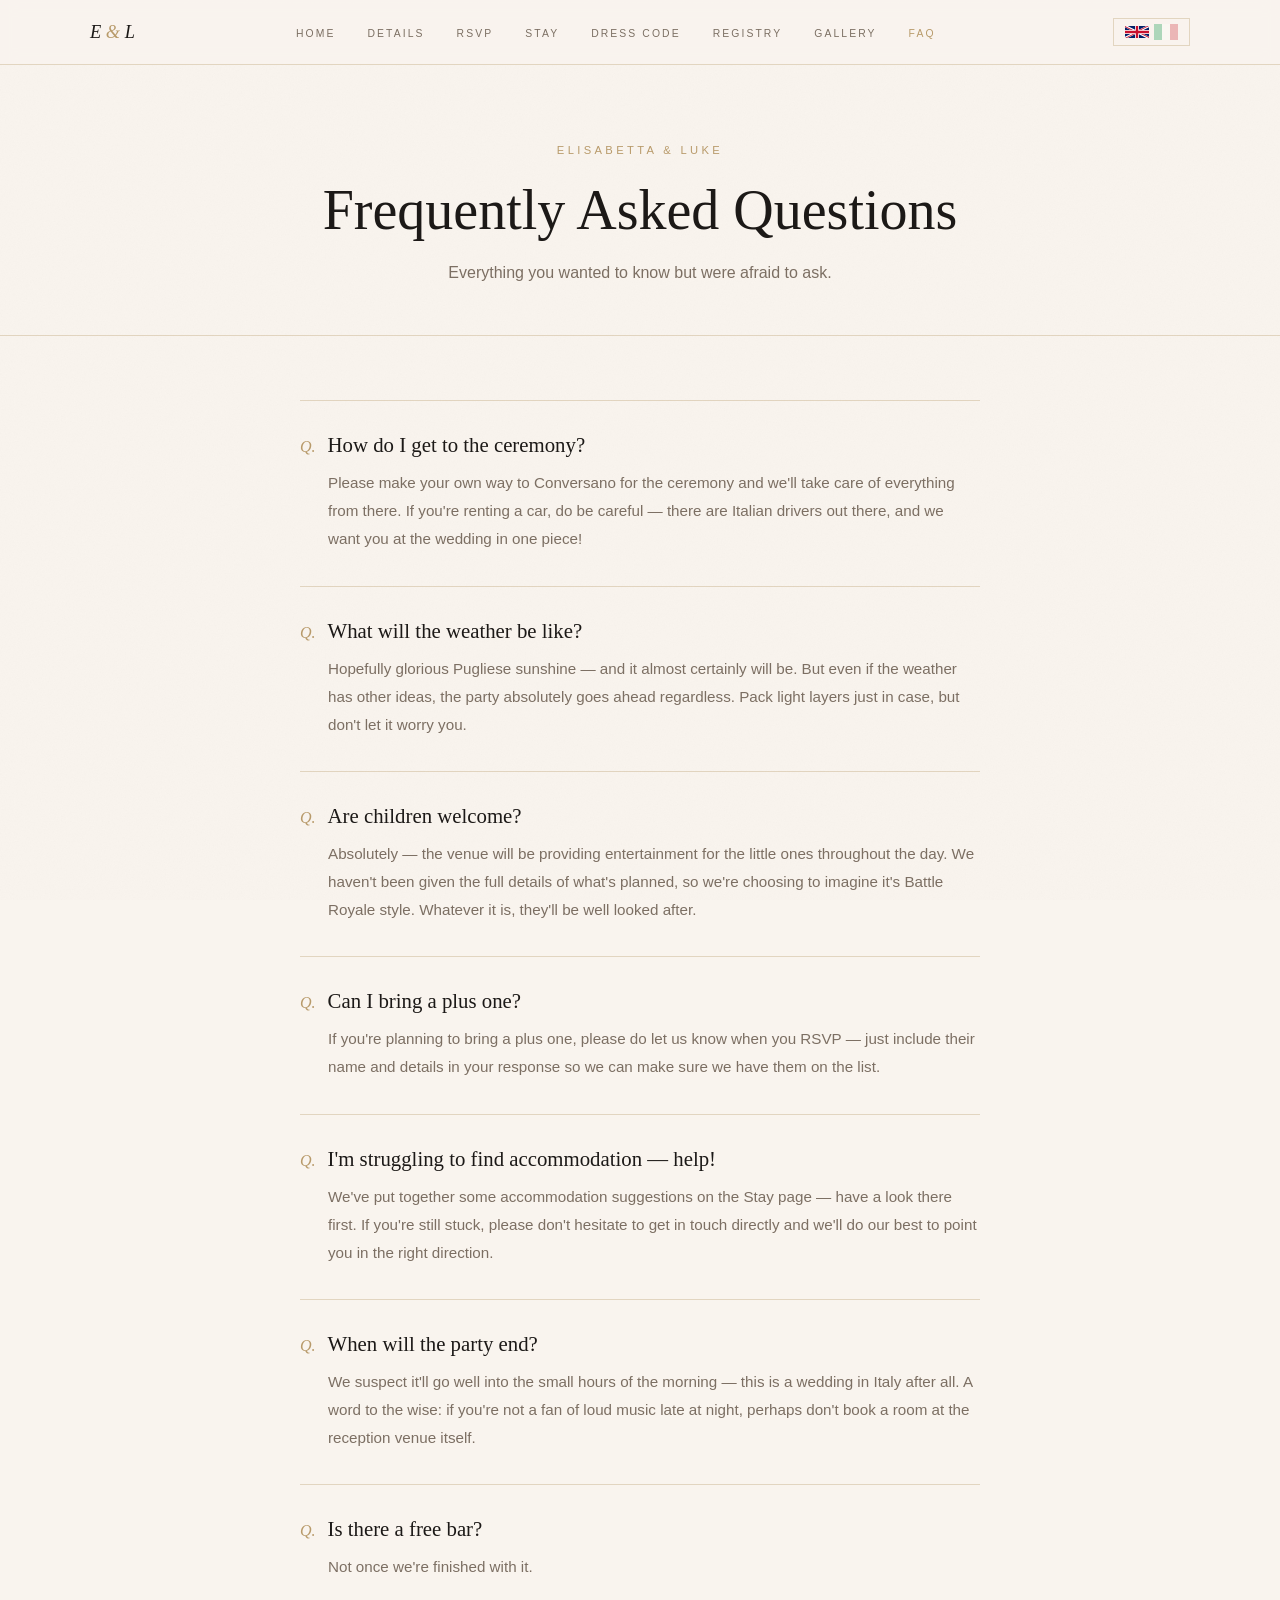
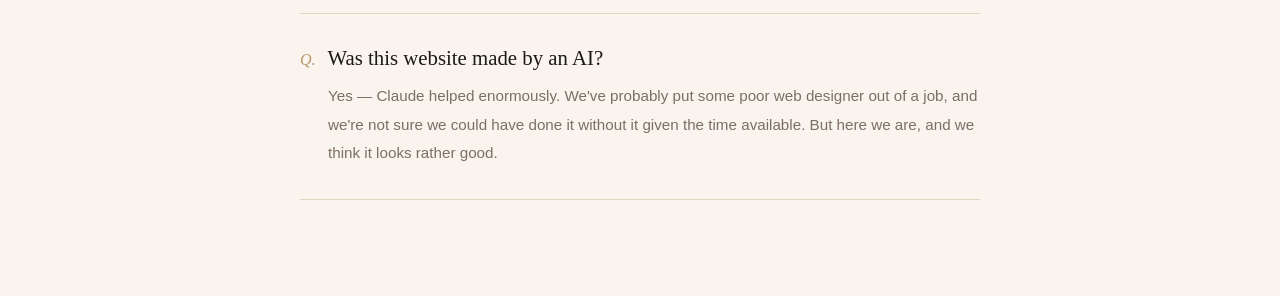
<file: faq.html>
<!DOCTYPE html>
<html lang="en">
<head>
  <meta charset="UTF-8" /><meta name="viewport" content="width=device-width, initial-scale=1.0" />
  <title>FAQ — Elisabetta &amp; Luke</title>
  <meta http-equiv="Content-Security-Policy" content="default-src 'self'; script-src 'self'; style-src 'self' 'unsafe-inline' https://fonts.googleapis.com; font-src https://fonts.gstatic.com; frame-src https://docs.google.com; img-src 'self' data:; upgrade-insecure-requests" />
  <link rel="preconnect" href="https://fonts.googleapis.com" />
  <link rel="preconnect" href="https://fonts.gstatic.com" crossorigin />
  <link href="https://fonts.googleapis.com/css2?family=Cormorant+Garamond:ital,wght@0,300;0,400;1,300;1,400&family=Jost:wght@200;300;400&display=swap" rel="stylesheet" />
  <link rel="stylesheet" href="style.css" />
  <style>
    .faq-list {
      max-width: 680px;
      margin: 0 auto;
    }

    .faq-item {
      border-bottom: 1px solid var(--rule);
      padding: 2rem 0;
    }

    .faq-item:first-child {
      border-top: 1px solid var(--rule);
    }

    .faq-q {
      font-family: 'Cormorant Garamond', serif;
      font-weight: 400;
      font-size: 1.3rem;
      color: var(--ink);
      margin-bottom: 0.75rem;
      display: flex;
      align-items: baseline;
      gap: 0.75rem;
    }

    .faq-q::before {
      content: 'Q.';
      font-style: italic;
      color: var(--gold);
      font-size: 1rem;
      flex-shrink: 0;
    }

    .faq-a {
      font-size: 0.95rem;
      line-height: 1.85;
      color: var(--muted);
      padding-left: 1.75rem;
      margin: 0;
    }
  </style>
</head>
<body>
  <nav><div class="nav-inner">
    <a class="nav-brand" href="index.html">E <span>&amp;</span> L</a>
    <ul class="nav-links">
      <li><a href="index.html" data-en="Home" data-it="Home">Home</a></li>
      <li><a href="details.html" data-en="Details" data-it="Dettagli">Details</a></li>
      <li><a href="rsvp.html" data-en="RSVP" data-it="RSVP">RSVP</a></li>
      <li><a href="accommodation.html" data-en="Stay" data-it="Soggiorno">Stay</a></li>
      <li><a href="dress-code.html" data-en="Dress Code" data-it="Dress Code">Dress Code</a></li>
      <li><a href="registry.html" data-en="Registry" data-it="Lista Nozze">Registry</a></li>
      <li><a href="gallery.html" data-en="Gallery" data-it="Galleria">Gallery</a></li>
      <li><a href="faq.html" class="active" data-en="FAQ" data-it="FAQ">FAQ</a></li>
    </ul>
    <div style="display:flex;align-items:center;">
      <button class="lang-toggle" id="lang-toggle" title="Switch language">🇬🇧 🇮🇹</button>
      <button class="nav-toggle" id="nav-toggle" aria-label="Open menu"><span></span><span></span><span></span></button>
    </div>
  </div></nav>
  <div class="nav-menu" id="nav-menu"><ul>
    <li><a href="index.html" data-en="Home" data-it="Home">Home</a></li>
    <li><a href="details.html" data-en="Details" data-it="Dettagli">Details</a></li>
    <li><a href="rsvp.html" data-en="RSVP" data-it="RSVP">RSVP</a></li>
    <li><a href="accommodation.html" data-en="Stay" data-it="Soggiorno">Stay</a></li>
    <li><a href="dress-code.html" data-en="Dress Code" data-it="Dress Code">Dress Code</a></li>
    <li><a href="registry.html" data-en="Registry" data-it="Lista Nozze">Registry</a></li>
    <li><a href="gallery.html" data-en="Gallery" data-it="Galleria">Gallery</a></li>
    <li><a href="faq.html" data-en="FAQ" data-it="FAQ">FAQ</a></li>
  </ul></div>

  <div class="page">
    <div class="page-header fade-in">
      <span class="eyebrow">Elisabetta &amp; Luke</span>
      <h1 class="page-title" data-en="Frequently Asked Questions" data-it="Domande Frequenti">Frequently Asked Questions</h1>
      <p style="max-width:480px;margin:0.5rem auto 0;"
         data-en="Everything you wanted to know but were afraid to ask."
         data-it="Tutto quello che volevate sapere ma non avete osato chiedere.">
        Everything you wanted to know but were afraid to ask.
      </p>
    </div>

    <div class="container fade-in">
      <div class="faq-list">

        <div class="faq-item">
          <div class="faq-q" data-en="How do I get to the ceremony?" data-it="Come arrivo alla cerimonia?">How do I get to the ceremony?</div>
          <p class="faq-a" data-en="Please make your own way to Conversano for the ceremony and we'll take care of everything from there. If you're renting a car, do be careful — there are Italian drivers out there, and we want you at the wedding in one piece!"
             data-it="Vi chiediamo di raggiungere Conversano autonomamente per la cerimonia, poi pensiamo a tutto noi. Se noleggiate un'auto, fate attenzione — ci sono guidatori italiani là fuori, e vogliamo vedervi al matrimonio interi!">
            Please make your own way to Conversano for the ceremony and we'll take care of everything from there. If you're renting a car, do be careful — there are Italian drivers out there, and we want you at the wedding in one piece!
          </p>
        </div>

        <div class="faq-item">
          <div class="faq-q" data-en="What will the weather be like?" data-it="Com'è il tempo?">What will the weather be like?</div>
          <p class="faq-a" data-en="Hopefully glorious Pugliese sunshine — and it almost certainly will be. But even if the weather has other ideas, the party absolutely goes ahead regardless. Pack light layers just in case, but don't let it worry you."
             data-it="Speriamo in un sole pugliese splendente — e quasi certamente sarà così. Ma anche se il tempo avesse altri piani, la festa si fa comunque. Portate qualcosa di leggero per ogni evenienza, ma non preoccupatevi.">
            Hopefully glorious Pugliese sunshine — and it almost certainly will be. But even if the weather has other ideas, the party absolutely goes ahead regardless. Pack light layers just in case, but don't let it worry you.
          </p>
        </div>

        <div class="faq-item">
          <div class="faq-q" data-en="Are children welcome?" data-it="I bambini sono i benvenuti?">Are children welcome?</div>
          <p class="faq-a" data-en="Absolutely — the venue will be providing entertainment for the little ones throughout the day. We haven't been given the full details of what's planned, so we're choosing to imagine it's Battle Royale style. Whatever it is, they'll be well looked after."
             data-it="Assolutamente sì — la location metterà a disposizione intrattenimento per i più piccoli durante tutta la giornata. Non ci sono stati forniti i dettagli completi su cosa è previsto, quindi immaginiamo sia in stile Battle Royale. Qualunque cosa sia, saranno in buone mani.">
            Absolutely — the venue will be providing entertainment for the little ones throughout the day. We haven't been given the full details of what's planned, so we're choosing to imagine it's Battle Royale style. Whatever it is, they'll be well looked after.
          </p>
        </div>

        <div class="faq-item">
          <div class="faq-q" data-en="Can I bring a plus one?" data-it="Posso portare un accompagnatore?">Can I bring a plus one?</div>
          <p class="faq-a" data-en="If you're planning to bring a plus one, please do let us know when you RSVP — just include their name and details in your response so we can make sure we have them on the list."
             data-it="Se intendete portare un accompagnatore, fatecelo sapere quando confermate la vostra presenza — includete semplicemente il loro nome e i dettagli nella risposta, così potremo aggiungerli alla lista.">
            If you're planning to bring a plus one, please do let us know when you RSVP — just include their name and details in your response so we can make sure we have them on the list.
          </p>
        </div>

        <div class="faq-item">
          <div class="faq-q" data-en="I'm struggling to find accommodation — help!" data-it="Faccio fatica a trovare un alloggio — aiuto!">I'm struggling to find accommodation — help!</div>
          <p class="faq-a" data-en="We've put together some accommodation suggestions on the Stay page — have a look there first. If you're still stuck, please don't hesitate to get in touch directly and we'll do our best to point you in the right direction."
             data-it="Abbiamo raccolto alcuni suggerimenti di alloggio nella pagina Soggiorno — dai un'occhiata lì prima. Se sei ancora in difficoltà, non esitare a contattarci direttamente e faremo del nostro meglio per aiutarti.">
            We've put together some accommodation suggestions on the Stay page — have a look there first. If you're still stuck, please don't hesitate to get in touch directly and we'll do our best to point you in the right direction.
          </p>
        </div>

        <div class="faq-item">
          <div class="faq-q" data-en="When will the party end?" data-it="Quando finisce la festa?">When will the party end?</div>
          <p class="faq-a" data-en="We suspect it'll go well into the small hours of the morning — this is a wedding in Italy after all. A word to the wise: if you're not a fan of loud music late at night, perhaps don't book a room at the reception venue itself."
             data-it="Sospettiamo che si protrarrà fino alle ore piccole — d'altronde è un matrimonio in Italia. Un consiglio: se non siete amanti della musica alta fino a tarda notte, forse evitate di prenotare una camera alla location del ricevimento.">
            We suspect it'll go well into the small hours of the morning — this is a wedding in Italy after all. A word to the wise: if you're not a fan of loud music late at night, perhaps don't book a room at the reception venue itself.
          </p>
        </div>

        <div class="faq-item">
          <div class="faq-q" data-en="Is there a free bar?" data-it="C'è il bar aperto?">Is there a free bar?</div>
          <p class="faq-a" data-en="Not once we're finished with it."
             data-it="Non dopo che avremo finito noi.">
            Not once we're finished with it.
          </p>
        </div>

        <div class="faq-item">
          <div class="faq-q" data-en="Was this website made by an AI?" data-it="Questo sito è stato fatto da un'intelligenza artificiale?">Was this website made by an AI?</div>
          <p class="faq-a" data-en="Yes — Claude helped enormously. We've probably put some poor web designer out of a job, and we're not sure we could have done it without it given the time available. But here we are, and we think it looks rather good."
             data-it="Sì — Claude è stato di grandissimo aiuto. Probabilmente abbiamo tolto il lavoro a qualche povero web designer, e non siamo sicuri di essere riusciti a farlo senza di esso, considerando il tempo a disposizione. Ma eccoci qui, e pensiamo che sia venuto piuttosto bene.">
            Yes — Claude helped enormously. We've probably put some poor web designer out of a job, and we're not sure we could have done it without it given the time available. But here we are, and we think it looks rather good.
          </p>
        </div>

      </div>
    </div>
  </div>

  <script src="nav.js"></script>
</body>
</html>
</file>
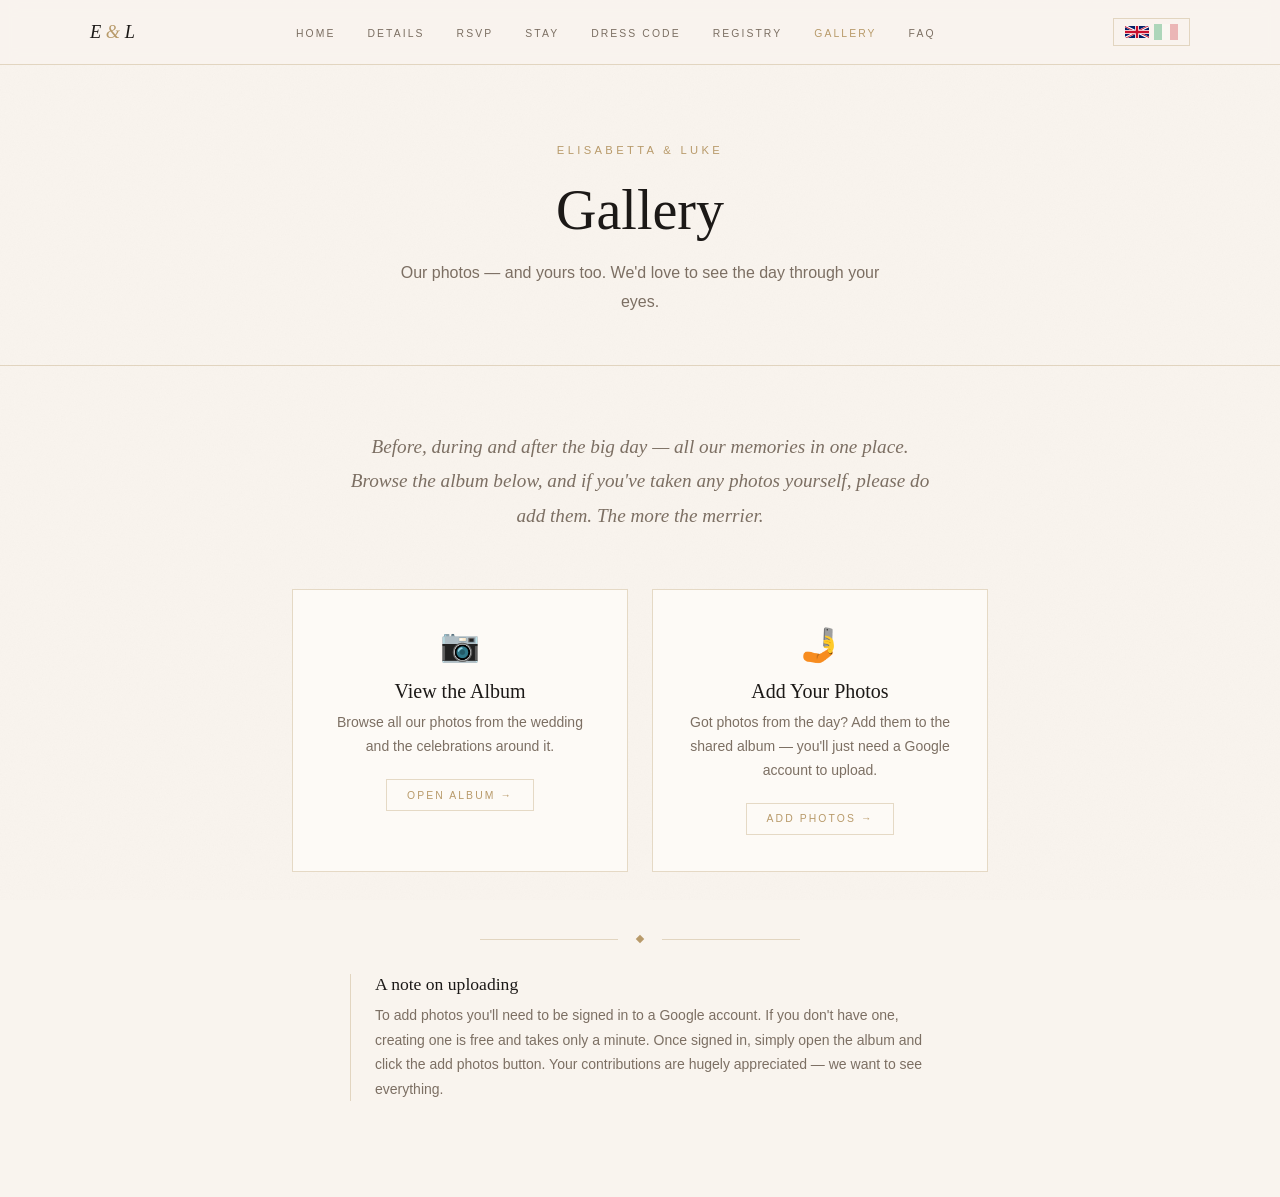
<file: gallery.html>
<!DOCTYPE html>
<html lang="en">
<head>
  <meta charset="UTF-8" /><meta name="viewport" content="width=device-width, initial-scale=1.0" />
  <title>Gallery — Elisabetta &amp; Luke</title>
  <meta http-equiv="Content-Security-Policy" content="default-src 'self'; script-src 'self'; style-src 'self' 'unsafe-inline' https://fonts.googleapis.com; font-src https://fonts.gstatic.com; frame-src https://docs.google.com; img-src 'self' data:; upgrade-insecure-requests" />
  <link rel="preconnect" href="https://fonts.googleapis.com" />
  <link rel="preconnect" href="https://fonts.gstatic.com" crossorigin />
  <link href="https://fonts.googleapis.com/css2?family=Cormorant+Garamond:ital,wght@0,300;0,400;1,300;1,400&family=Jost:wght@200;300;400&display=swap" rel="stylesheet" />
  <link rel="stylesheet" href="style.css" />
  <style>
    .gallery-intro {
      max-width: 580px;
      margin: 0 auto 3.5rem;
      text-align: center;
    }

    .gallery-intro p {
      font-family: 'Cormorant Garamond', serif;
      font-style: italic;
      font-size: 1.2rem;
      line-height: 1.8;
      color: var(--muted);
    }

    .gallery-actions {
      display: grid;
      grid-template-columns: repeat(auto-fit, minmax(260px, 1fr));
      gap: 1.5rem;
      max-width: 700px;
      margin: 0 auto 4rem;
    }

    .gallery-action {
      border: 1px solid var(--rule);
      background: var(--warm-white);
      padding: 2.25rem 2rem;
      text-align: center;
      text-decoration: none;
      display: block;
      transition: border-color 0.25s, transform 0.25s;
      cursor: pointer;
    }

    .gallery-action:hover {
      border-color: var(--gold);
      transform: translateY(-2px);
    }

    .gallery-action .action-icon {
      font-size: 2rem;
      display: block;
      margin-bottom: 1rem;
    }

    .gallery-action h3 {
      font-family: 'Cormorant Garamond', serif;
      font-weight: 400;
      font-size: 1.25rem;
      color: var(--ink);
      margin-bottom: 0.5rem;
    }

    .gallery-action p {
      font-size: 0.875rem;
      line-height: 1.7;
      margin: 0 0 1.25rem;
      color: var(--muted);
    }

    .action-btn {
      display: inline-block;
      font-size: 0.65rem;
      letter-spacing: 0.2em;
      text-transform: uppercase;
      color: var(--gold);
      border: 1px solid var(--rule);
      padding: 0.6rem 1.25rem;
      text-decoration: none;
      transition: border-color 0.2s, color 0.2s;
    }

    .action-btn:hover {
      border-color: var(--gold);
    }

    .upload-note {
      max-width: 580px;
      margin: 0 auto;
      border-left: 1px solid var(--rule);
      padding: 0 0 0 1.5rem;
    }

    .upload-note h3 {
      font-family: 'Cormorant Garamond', serif;
      font-weight: 400;
      font-size: 1.1rem;
      color: var(--ink);
      margin-bottom: 0.5rem;
    }

    .upload-note p {
      font-size: 0.875rem;
      line-height: 1.75;
      margin: 0;
      color: var(--muted);
    }
  </style>
</head>
<body>
  <nav><div class="nav-inner">
    <a class="nav-brand" href="index.html">E <span>&amp;</span> L</a>
    <ul class="nav-links">
      <li><a href="index.html" data-en="Home" data-it="Home">Home</a></li>
      <li><a href="details.html" data-en="Details" data-it="Dettagli">Details</a></li>
      <li><a href="rsvp.html" data-en="RSVP" data-it="RSVP">RSVP</a></li>
      <li><a href="accommodation.html" data-en="Stay" data-it="Soggiorno">Stay</a></li>
      <li><a href="dress-code.html" data-en="Dress Code" data-it="Dress Code">Dress Code</a></li>
      <li><a href="registry.html" data-en="Registry" data-it="Lista Nozze">Registry</a></li>
      <li><a href="gallery.html" class="active" data-en="Gallery" data-it="Galleria">Gallery</a></li>
      <li><a href="faq.html" data-en="FAQ" data-it="FAQ">FAQ</a></li>
    </ul>
    <div style="display:flex;align-items:center;">
      <button class="lang-toggle" id="lang-toggle" title="Switch language">🇬🇧 🇮🇹</button>
      <button class="nav-toggle" id="nav-toggle" aria-label="Open menu"><span></span><span></span><span></span></button>
    </div>
  </div></nav>
  <div class="nav-menu" id="nav-menu"><ul>
    <li><a href="index.html" data-en="Home" data-it="Home">Home</a></li>
    <li><a href="details.html" data-en="Details" data-it="Dettagli">Details</a></li>
    <li><a href="rsvp.html" data-en="RSVP" data-it="RSVP">RSVP</a></li>
    <li><a href="accommodation.html" data-en="Stay" data-it="Soggiorno">Stay</a></li>
    <li><a href="dress-code.html" data-en="Dress Code" data-it="Dress Code">Dress Code</a></li>
    <li><a href="registry.html" data-en="Registry" data-it="Lista Nozze">Registry</a></li>
    <li><a href="gallery.html" data-en="Gallery" data-it="Galleria">Gallery</a></li>
    <li><a href="faq.html" data-en="FAQ" data-it="FAQ">FAQ</a></li>
  </ul></div>

  <div class="page">
    <div class="page-header fade-in">
      <span class="eyebrow">Elisabetta &amp; Luke</span>
      <h1 class="page-title" data-en="Gallery" data-it="Galleria">Gallery</h1>
      <p style="max-width:480px;margin:0.5rem auto 0;"
         data-en="Our photos — and yours too. We'd love to see the day through your eyes."
         data-it="Le nostre foto — e anche le vostre. Ci piacerebbe vedere la giornata attraverso i vostri occhi.">
        Our photos — and yours too. We'd love to see the day through your eyes.
      </p>
    </div>

    <div class="container fade-in">

      <div class="gallery-intro">
        <p data-en="Before, during and after the big day — all our memories in one place. Browse the album below, and if you've taken any photos yourself, please do add them. The more the merrier."
           data-it="Prima, durante e dopo il grande giorno — tutti i nostri ricordi in un unico posto. Sfogliate l'album qui sotto e, se avete scattato delle foto, aggiungetele pure. Più siamo, meglio è.">
          Before, during and after the big day — all our memories in one place. Browse the album below, and if you've taken any photos yourself, please do add them. The more the merrier.
        </p>
      </div>

      <div class="gallery-actions">
        <a href="https://photos.app.goo.gl/aKzz3aCQ3iRneZuF9" target="_blank" rel="noopener noreferrer" class="gallery-action">
          <span class="action-icon">📷</span>
          <h3 data-en="View the Album" data-it="Sfoglia l'Album">View the Album</h3>
          <p data-en="Browse all our photos from the wedding and the celebrations around it."
             data-it="Sfoglia tutte le nostre foto dal matrimonio e dai festeggiamenti.">
            Browse all our photos from the wedding and the celebrations around it.
          </p>
          <span class="action-btn" data-en="Open album →" data-it="Apri l'album →">Open album →</span>
        </a>

        <a href="https://photos.app.goo.gl/aKzz3aCQ3iRneZuF9" target="_blank" rel="noopener noreferrer" class="gallery-action">
          <span class="action-icon">🤳</span>
          <h3 data-en="Add Your Photos" data-it="Aggiungi le Tue Foto">Add Your Photos</h3>
          <p data-en="Got photos from the day? Add them to the shared album — you'll just need a Google account to upload."
             data-it="Hai foto della giornata? Aggiungile all'album condiviso — ti basterà un account Google per caricarle.">
            Got photos from the day? Add them to the shared album — you'll just need a Google account to upload.
          </p>
          <span class="action-btn" data-en="Add photos →" data-it="Aggiungi foto →">Add photos →</span>
        </a>
      </div>

      <div class="divider">
        <div class="divider-line"></div>
        <div class="divider-diamond"></div>
        <div class="divider-line"></div>
      </div>

      <div class="upload-note">
        <h3 data-en="A note on uploading" data-it="Una nota sul caricamento">A note on uploading</h3>
        <p data-en="To add photos you'll need to be signed in to a Google account. If you don't have one, creating one is free and takes only a minute. Once signed in, simply open the album and click the add photos button. Your contributions are hugely appreciated — we want to see everything."
           data-it="Per aggiungere foto dovrai essere connesso a un account Google. Se non ne hai uno, crearlo è gratuito e richiede solo un minuto. Una volta effettuato l'accesso, apri semplicemente l'album e clicca sul pulsante per aggiungere foto. I vostri contributi sono molto apprezzati — vogliamo vedere tutto.">
          To add photos you'll need to be signed in to a Google account. If you don't have one, creating one is free and takes only a minute. Once signed in, simply open the album and click the add photos button. Your contributions are hugely appreciated — we want to see everything.
        </p>
      </div>

    </div>
  </div>


  <script src="nav.js"></script>
</body>
</html>
</file>
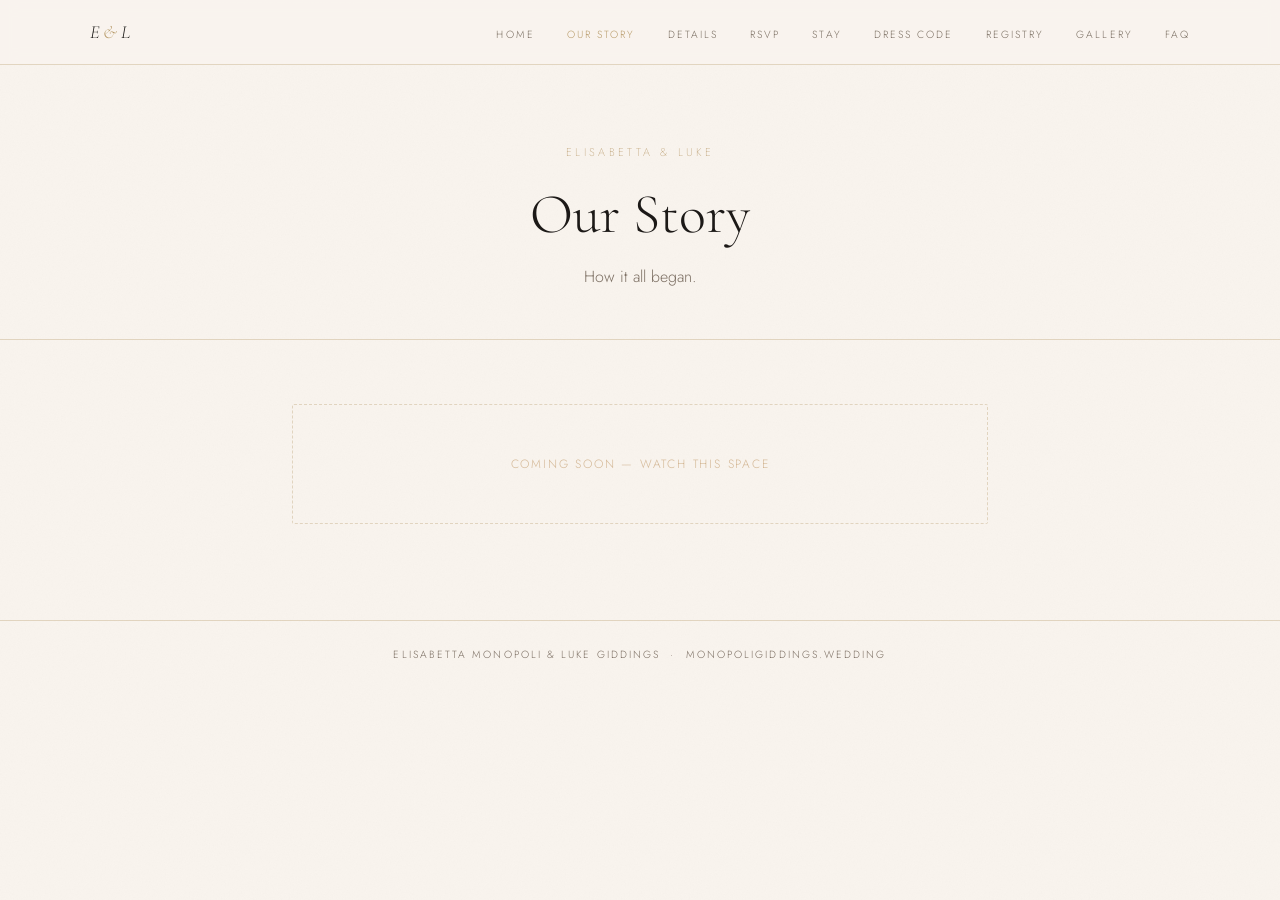
<file: our-story.html>
<!DOCTYPE html>
<html lang="en">
<head>
  <meta charset="UTF-8" />
  <meta name="viewport" content="width=device-width, initial-scale=1.0" />
  <title>Our Story — Elisabetta &amp; Luke</title>
  <link rel="preconnect" href="https://fonts.googleapis.com" />
  <link rel="preconnect" href="https://fonts.gstatic.com" crossorigin />
  <link href="https://fonts.googleapis.com/css2?family=Cormorant+Garamond:ital,wght@0,300;0,400;1,300;1,400&family=Jost:wght@200;300;400&display=swap" rel="stylesheet" />
  <link rel="stylesheet" href="style.css" />
</head>
<body>
  <nav>
    <div class="nav-inner">
      <a class="nav-brand" href="index.html">E <span>&amp;</span> L</a>
      <ul class="nav-links">
        <li><a href="index.html">Home</a></li>
        <li><a href="our-story.html">Our Story</a></li>
        <li><a href="details.html">Details</a></li>
        <li><a href="rsvp.html">RSVP</a></li>
        <li><a href="accommodation.html">Stay</a></li>
        <li><a href="dress-code.html">Dress Code</a></li>
        <li><a href="registry.html">Registry</a></li>
        <li><a href="gallery.html">Gallery</a></li>
        <li><a href="faq.html">FAQ</a></li>
      </ul>
      <button class="nav-toggle" id="nav-toggle" aria-label="Open menu">
        <span></span><span></span><span></span>
      </button>
    </div>
  </nav>
  <div class="nav-menu" id="nav-menu">
    <ul>
      <li><a href="index.html">Home</a></li>
      <li><a href="our-story.html">Our Story</a></li>
      <li><a href="details.html">Details</a></li>
      <li><a href="rsvp.html">RSVP</a></li>
      <li><a href="accommodation.html">Stay</a></li>
      <li><a href="dress-code.html">Dress Code</a></li>
      <li><a href="registry.html">Registry</a></li>
      <li><a href="gallery.html">Gallery</a></li>
      <li><a href="faq.html">FAQ</a></li>
    </ul>
  </div>
  <div class="page">
    <div class="page-header fade-in">
      <span class="eyebrow">Elisabetta &amp; Luke</span>
      <h1 class="page-title">Our Story</h1>
      <p style="max-width:480px;margin:0.5rem auto 0;">How it all began.</p>
    </div>
  <div class="container fade-in">
    <div class="placeholder-box">
      <p>Coming soon — watch this space</p>
    </div>
  </div>
  </div>
  <footer>
    <p>Elisabetta Monopoli &amp; Luke Giddings &nbsp;&middot;&nbsp; monopoligiddings.wedding</p>
  </footer>
  <script src="nav.js"></script>
</body>
</html>
</file>
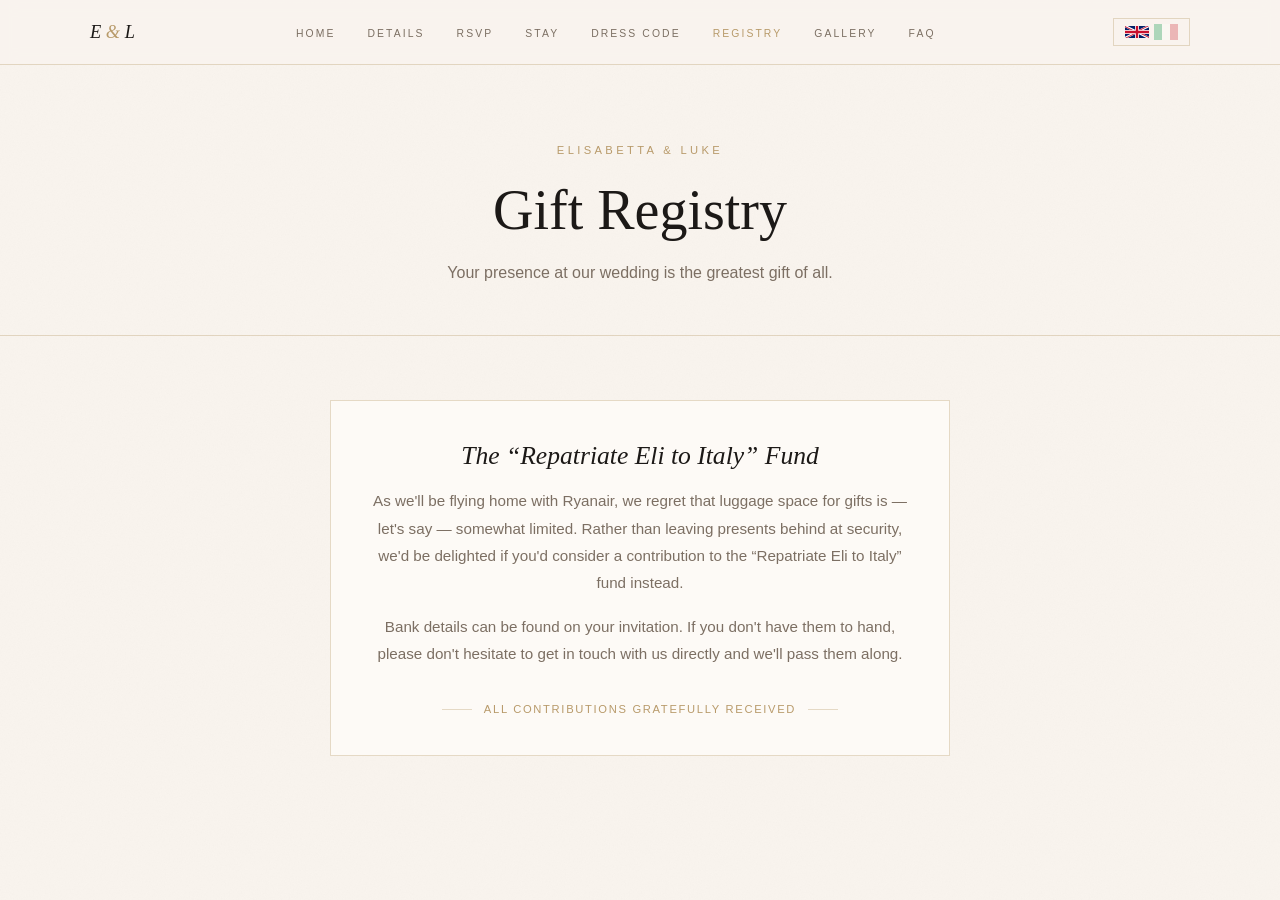
<file: registry.html>
<!DOCTYPE html>
<html lang="en">
<head>
  <meta charset="UTF-8" /><meta name="viewport" content="width=device-width, initial-scale=1.0" />
  <title>Gift Registry — Elisabetta &amp; Luke</title>
  <meta http-equiv="Content-Security-Policy" content="default-src 'self'; script-src 'self'; style-src 'self' 'unsafe-inline' https://fonts.googleapis.com; font-src https://fonts.gstatic.com; frame-src https://docs.google.com; img-src 'self' data:; upgrade-insecure-requests" />
  <link rel="preconnect" href="https://fonts.googleapis.com" />
  <link rel="preconnect" href="https://fonts.gstatic.com" crossorigin />
  <link href="https://fonts.googleapis.com/css2?family=Cormorant+Garamond:ital,wght@0,300;0,400;1,300;1,400&family=Jost:wght@200;300;400&display=swap" rel="stylesheet" />
  <link rel="stylesheet" href="style.css" />
  <style>
    .registry-intro {
      max-width: 620px;
      margin: 0 auto 3.5rem;
      text-align: center;
    }

    .registry-intro p {
      font-family: 'Cormorant Garamond', serif;
      font-style: italic;
      font-size: 1.25rem;
      line-height: 1.75;
      color: var(--muted);
    }

    .fund-box {
      border: 1px solid var(--rule);
      background: var(--warm-white);
      padding: 2.5rem;
      max-width: 620px;
      margin: 0 auto 3rem;
      text-align: center;
    }

    .fund-box .fund-title {
      font-family: 'Cormorant Garamond', serif;
      font-style: italic;
      font-size: 1.6rem;
      font-weight: 300;
      color: var(--ink);
      margin-bottom: 1rem;
    }

    .fund-box p {
      font-size: 0.95rem;
      line-height: 1.8;
      color: var(--muted);
      margin-bottom: 1rem;
    }

    .fund-box p:last-child {
      margin-bottom: 0;
    }

    .fund-box .fund-note {
      display: inline-flex;
      align-items: center;
      gap: 0.75rem;
      margin-top: 1.25rem;
      font-size: 0.7rem;
      letter-spacing: 0.15em;
      text-transform: uppercase;
      color: var(--gold);
    }

    .fund-note-line {
      width: 30px;
      height: 1px;
      background: var(--rule);
    }

    .suggestions-heading {
      font-family: 'Cormorant Garamond', serif;
      font-weight: 300;
      font-size: 1.6rem;
      color: var(--ink);
      text-align: center;
      margin-bottom: 0.5rem;
    }

    .suggestions-sub {
      text-align: center;
      margin-bottom: 2rem;
    }

    .suggestion-cards {
      display: grid;
      grid-template-columns: repeat(auto-fit, minmax(240px, 1fr));
      gap: 1.25rem;
      margin-bottom: 4rem;
    }

    .suggestion-card {
      border: 1px solid var(--rule);
      background: var(--warm-white);
      padding: 1.75rem;
    }

    .suggestion-card .s-icon {
      font-size: 1.5rem;
      margin-bottom: 0.75rem;
      display: block;
    }

    .suggestion-card h3 {
      font-family: 'Cormorant Garamond', serif;
      font-weight: 400;
      font-size: 1.1rem;
      color: var(--ink);
      margin-bottom: 0.4rem;
    }

    .suggestion-card p {
      font-size: 0.875rem;
      line-height: 1.65;
      margin: 0;
    }
  </style>
</head>
<body>
  <nav><div class="nav-inner">
    <a class="nav-brand" href="index.html">E <span>&amp;</span> L</a>
    <ul class="nav-links">
      <li><a href="index.html" data-en="Home" data-it="Home">Home</a></li>
      <li><a href="details.html" data-en="Details" data-it="Dettagli">Details</a></li>
      <li><a href="rsvp.html" data-en="RSVP" data-it="RSVP">RSVP</a></li>
      <li><a href="accommodation.html" data-en="Stay" data-it="Soggiorno">Stay</a></li>
      <li><a href="dress-code.html" data-en="Dress Code" data-it="Dress Code">Dress Code</a></li>
      <li><a href="registry.html" class="active" data-en="Registry" data-it="Lista Nozze">Registry</a></li>
      <li><a href="gallery.html" data-en="Gallery" data-it="Galleria">Gallery</a></li>
      <li><a href="faq.html" data-en="FAQ" data-it="FAQ">FAQ</a></li>
    </ul>
    <div style="display:flex;align-items:center;">
      <button class="lang-toggle" id="lang-toggle" title="Switch language">🇬🇧 🇮🇹</button>
      <button class="nav-toggle" id="nav-toggle" aria-label="Open menu"><span></span><span></span><span></span></button>
    </div>
  </div></nav>
  <div class="nav-menu" id="nav-menu"><ul>
    <li><a href="index.html" data-en="Home" data-it="Home">Home</a></li>
    <li><a href="details.html" data-en="Details" data-it="Dettagli">Details</a></li>
    <li><a href="rsvp.html" data-en="RSVP" data-it="RSVP">RSVP</a></li>
    <li><a href="accommodation.html" data-en="Stay" data-it="Soggiorno">Stay</a></li>
    <li><a href="dress-code.html" data-en="Dress Code" data-it="Dress Code">Dress Code</a></li>
    <li><a href="registry.html" data-en="Registry" data-it="Lista Nozze">Registry</a></li>
    <li><a href="gallery.html" data-en="Gallery" data-it="Galleria">Gallery</a></li>
    <li><a href="faq.html" data-en="FAQ" data-it="FAQ">FAQ</a></li>
  </ul></div>

  <div class="page">
    <div class="page-header fade-in">
      <span class="eyebrow">Elisabetta &amp; Luke</span>
      <h1 class="page-title" data-en="Gift Registry" data-it="Lista Nozze">Gift Registry</h1>
      <p style="max-width:480px;margin:0.5rem auto 0;"
         data-en="Your presence at our wedding is the greatest gift of all."
         data-it="La vostra presenza al nostro matrimonio è il regalo più grande di tutti.">
        Your presence at our wedding is the greatest gift of all.
      </p>
    </div>

    <div class="container fade-in">

      <!-- Luggage / fund notice -->
      <div class="fund-box">
        <div class="fund-title"
             data-en="The &ldquo;Repatriate Eli to Italy&rdquo; Fund"
             data-it="Il Fondo &ldquo;Rimpatria Eli in Italia&rdquo;">
          The &ldquo;Repatriate Eli to Italy&rdquo; Fund
        </div>

        <p data-en="As we'll be flying home with Ryanair, we regret that luggage space for gifts is — let's say — somewhat limited. Rather than leaving presents behind at security, we'd be delighted if you'd consider a contribution to the &ldquo;Repatriate Eli to Italy&rdquo; fund instead."
           data-it="Torneremo a casa con Ryanair, il che significa che lo spazio per i bagagli è — diciamo — alquanto limitato. Piuttosto che lasciare regali al controllo di sicurezza, saremmo felicissimi se voleste contribuire al fondo &ldquo;Rimpatria Eli in Italia&rdquo;.">
          As we'll be flying home with Ryanair, we regret that luggage space for gifts is — let's say — somewhat limited. Rather than leaving presents behind at security, we'd be delighted if you'd consider a contribution to the &ldquo;Repatriate Eli to Italy&rdquo; fund instead.
        </p>

        <p data-en="Bank details can be found on your invitation. If you don't have them to hand, please don't hesitate to get in touch with us directly and we'll pass them along."
           data-it="Le coordinate bancarie si trovano sul vostro invito. Se non le avete sottomano, non esitate a contattarci direttamente e ve le faremo avere.">
          Bank details can be found on your invitation. If you don't have them to hand, please don't hesitate to get in touch with us directly and we'll pass them along.
        </p>

        <div class="fund-note">
          <div class="fund-note-line"></div>
          <span data-en="All contributions gratefully received" data-it="Ogni contributo è accolto con gratitudine">All contributions gratefully received</span>
          <div class="fund-note-line"></div>
        </div>
      </div>

    </div>
  </div>


  <script src="nav.js"></script>
</body>
</html>
</file>
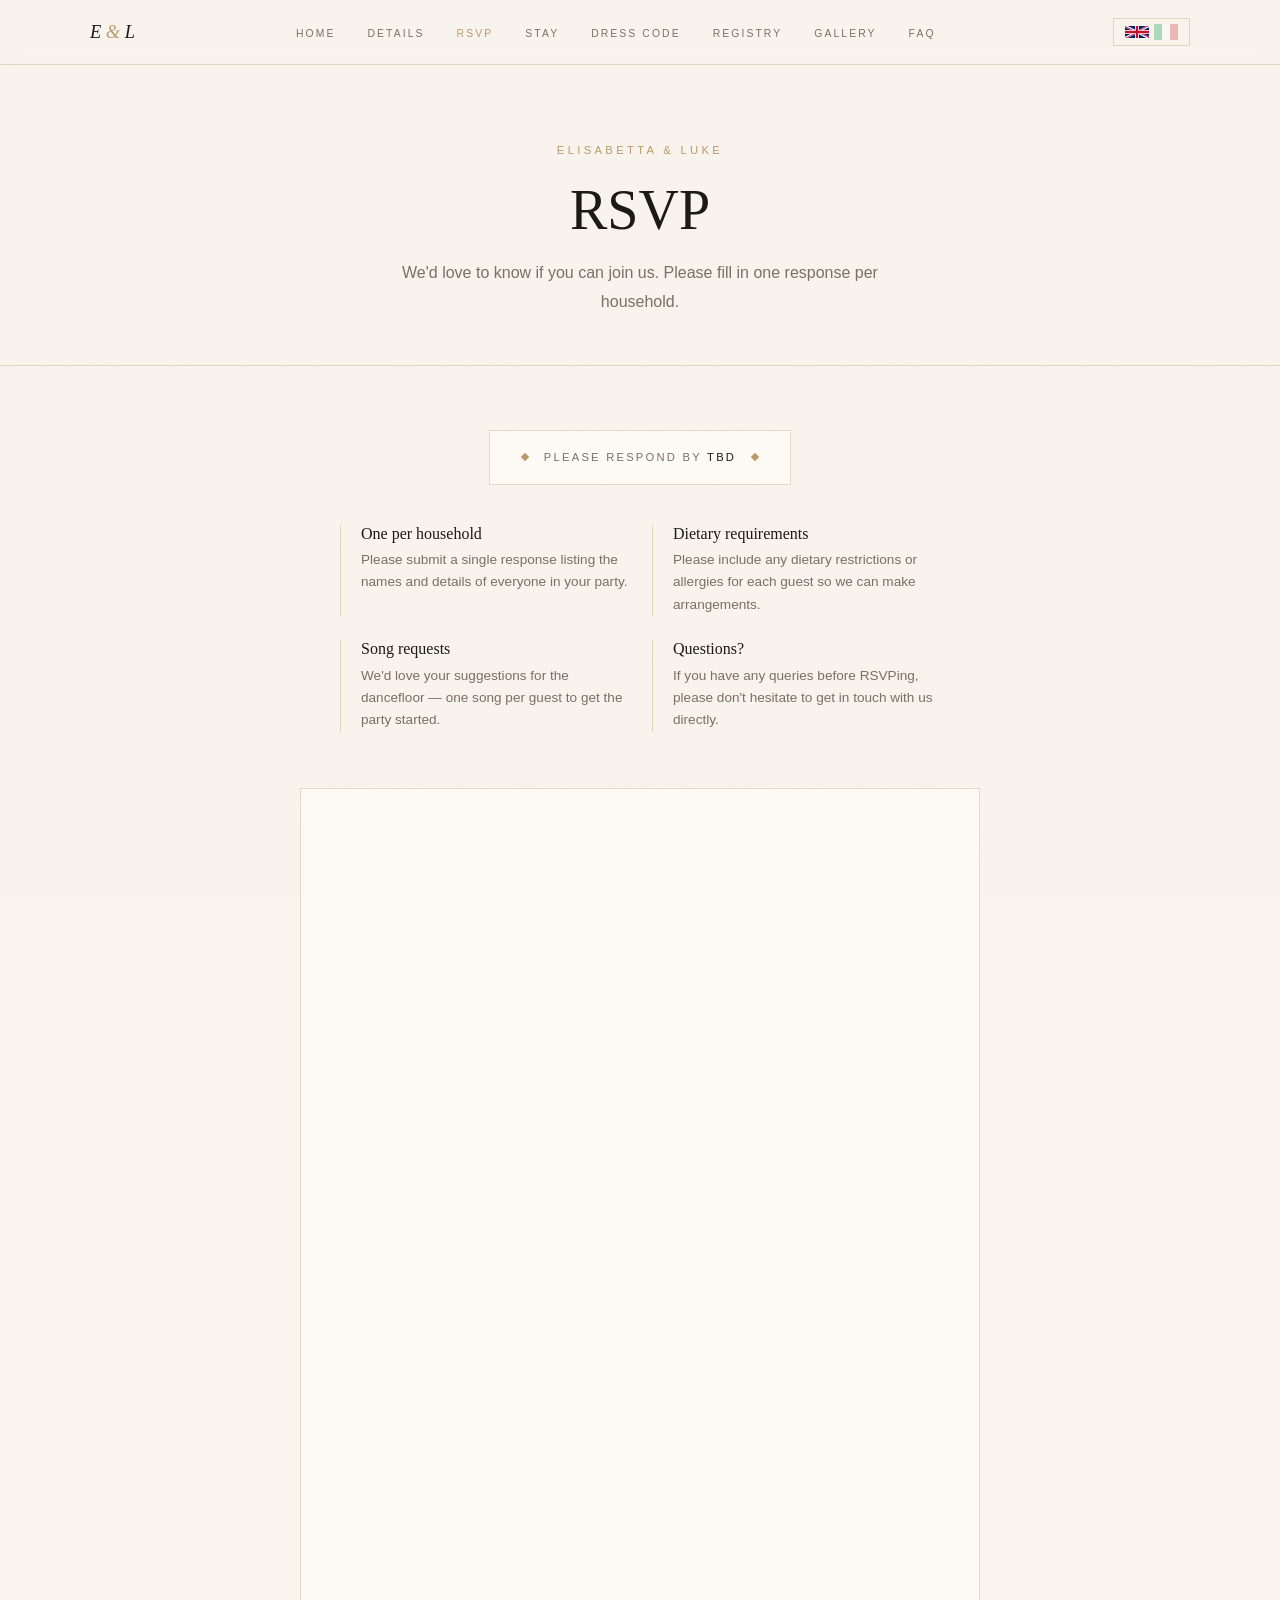
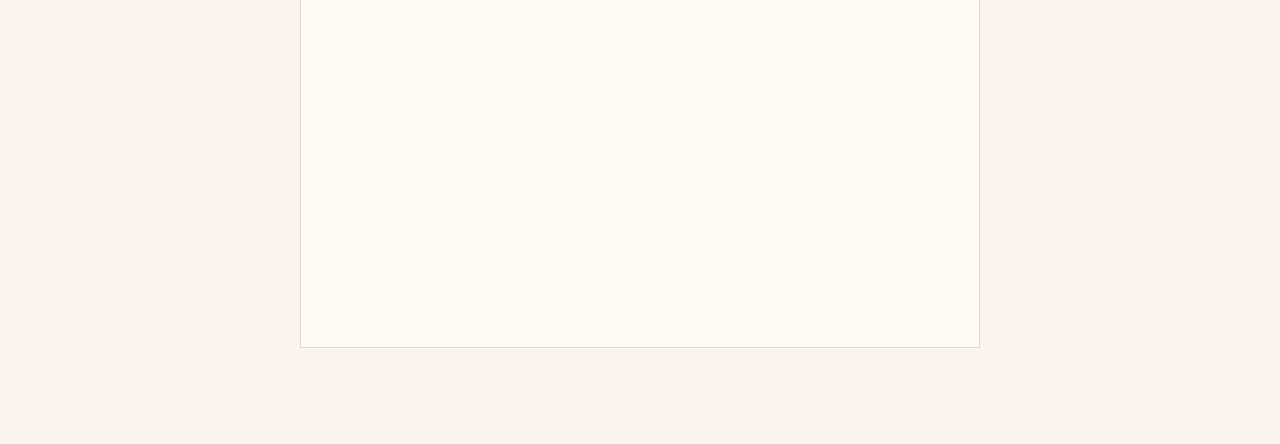
<file: rsvp.html>
<!DOCTYPE html>
<html lang="en">
<head>
  <meta charset="UTF-8" /><meta name="viewport" content="width=device-width, initial-scale=1.0" />
  <title>RSVP — Elisabetta &amp; Luke</title>
  <meta http-equiv="Content-Security-Policy" content="default-src 'self'; script-src 'self'; style-src 'self' 'unsafe-inline' https://fonts.googleapis.com; font-src https://fonts.gstatic.com; frame-src https://docs.google.com; img-src 'self' data:; upgrade-insecure-requests" />
  <link rel="preconnect" href="https://fonts.googleapis.com" />
  <link rel="preconnect" href="https://fonts.gstatic.com" crossorigin />
  <link href="https://fonts.googleapis.com/css2?family=Cormorant+Garamond:ital,wght@0,300;0,400;1,300;1,400&family=Jost:wght@200;300;400&display=swap" rel="stylesheet" />
  <link rel="stylesheet" href="style.css" />
  <style>
    .rsvp-intro { max-width:600px; margin:0 auto 3rem; text-align:center; }
    .deadline-banner { display:inline-flex; align-items:center; gap:1rem; border:1px solid var(--rule); padding:1rem 2rem; margin-bottom:2.5rem; background:var(--warm-white); }
    .deadline-banner .diamond { width:6px; height:6px; background:var(--gold); transform:rotate(45deg); flex-shrink:0; }
    .deadline-banner p { font-size:0.7rem; letter-spacing:0.2em; text-transform:uppercase; color:var(--muted); margin:0; }
    .deadline-banner strong { color:var(--ink); font-weight:400; }
    .rsvp-notes { display:grid; grid-template-columns:repeat(auto-fit, minmax(220px,1fr)); gap:1.5rem; max-width:760px; margin:0 auto 3.5rem; }
    .rsvp-note { border-left:1px solid var(--rule); padding:0 0 0 1.25rem; text-align:left; }
    .rsvp-note h3 { font-family:'Cormorant Garamond',serif; font-weight:400; font-size:1rem; color:var(--ink); margin-bottom:0.4rem; }
    .rsvp-note p { font-size:0.85rem; line-height:1.65; margin:0; color:var(--muted); }
    .form-wrapper { max-width:680px; margin:0 auto; border:1px solid var(--rule); background:var(--warm-white); padding:3rem 2.5rem; }
    .form-placeholder { text-align:center; padding:3rem 1rem; }
    .form-placeholder p { font-size:0.75rem; letter-spacing:0.15em; text-transform:uppercase; color:var(--gold-light); margin:0 0 0.5rem; }
    .form-placeholder small { font-size:0.8rem; color:var(--muted); font-style:italic; }
    .form-wrapper iframe { width:100%; border:none; min-height:900px; }
  </style>
</head>
<body>
  <nav><div class="nav-inner">
    <a class="nav-brand" href="index.html">E <span>&amp;</span> L</a>
    <ul class="nav-links">
      <li><a href="index.html" data-en="Home" data-it="Home">Home</a></li>
      <li><a href="details.html" data-en="Details" data-it="Dettagli">Details</a></li>
      <li><a href="rsvp.html" class="active" data-en="RSVP" data-it="RSVP">RSVP</a></li>
      <li><a href="accommodation.html" data-en="Stay" data-it="Soggiorno">Stay</a></li>
      <li><a href="dress-code.html" data-en="Dress Code" data-it="Dress Code">Dress Code</a></li>
      <li><a href="registry.html" data-en="Registry" data-it="Lista Nozze">Registry</a></li>
      <li><a href="gallery.html" data-en="Gallery" data-it="Galleria">Gallery</a></li>
      <li><a href="faq.html" data-en="FAQ" data-it="FAQ">FAQ</a></li>
    </ul>
    <div style="display:flex;align-items:center;">
      <button class="lang-toggle" id="lang-toggle" title="Switch language">🇬🇧 EN 🇮🇹</button>
      <button class="nav-toggle" id="nav-toggle" aria-label="Open menu"><span></span><span></span><span></span></button>
    </div>
  </div></nav>
  <div class="nav-menu" id="nav-menu"><ul>
    <li><a href="index.html" data-en="Home" data-it="Home">Home</a></li>
    <li><a href="details.html" data-en="Details" data-it="Dettagli">Details</a></li>
    <li><a href="rsvp.html" data-en="RSVP" data-it="RSVP">RSVP</a></li>
    <li><a href="accommodation.html" data-en="Stay" data-it="Soggiorno">Stay</a></li>
    <li><a href="dress-code.html" data-en="Dress Code" data-it="Dress Code">Dress Code</a></li>
    <li><a href="registry.html" data-en="Registry" data-it="Lista Nozze">Registry</a></li>
    <li><a href="gallery.html" data-en="Gallery" data-it="Galleria">Gallery</a></li>
    <li><a href="faq.html" data-en="FAQ" data-it="FAQ">FAQ</a></li>
  </ul></div>
  <div class="page">
    <div class="page-header fade-in">
      <span class="eyebrow">Elisabetta &amp; Luke</span>
      <h1 class="page-title" data-en="RSVP" data-it="RSVP">RSVP</h1>
      <p style="max-width:480px;margin:0.5rem auto 0;" data-en="We'd love to know if you can join us. Please fill in one response per household." data-it="Ci farebbe piacere sapere se potete unirvi a noi. Si prega di compilare una risposta per nucleo familiare.">We'd love to know if you can join us. Please fill in one response per household.</p>
    </div>
    <div class="container">
      <div class="rsvp-intro fade-in">
        <div class="deadline-banner">
          <div class="diamond"></div>
          <p data-html data-en="Please respond by &lt;strong&gt;TBD&lt;/strong&gt;" data-it="Si prega di rispondere entro il &lt;strong&gt;TBD&lt;/strong&gt;">Please respond by <strong>TBD</strong></p>
          <div class="diamond"></div>
        </div>
        <div class="rsvp-notes">
          <div class="rsvp-note">
            <h3 data-en="One per household" data-it="Una per nucleo familiare">One per household</h3>
            <p data-en="Please submit a single response listing the names and details of everyone in your party." data-it="Si prega di inviare una singola risposta con i nomi e i dettagli di tutti i componenti del vostro gruppo.">Please submit a single response listing the names and details of everyone in your party.</p>
          </div>
          <div class="rsvp-note">
            <h3 data-en="Dietary requirements" data-it="Esigenze alimentari">Dietary requirements</h3>
            <p data-en="Please include any dietary restrictions or allergies for each guest so we can make arrangements." data-it="Si prega di indicare eventuali restrizioni alimentari o allergie per ogni ospite, in modo che possiamo provvedere.">Please include any dietary restrictions or allergies for each guest so we can make arrangements.</p>
          </div>
          <div class="rsvp-note">
            <h3 data-en="Song requests" data-it="Richieste musicali">Song requests</h3>
            <p data-en="We'd love your suggestions for the dancefloor — one song per guest to get the party started." data-it="Ci piacerebbe avere i vostri suggerimenti per la pista da ballo — una canzone a testa per iniziare a festeggiare.">We'd love your suggestions for the dancefloor — one song per guest to get the party started.</p>
          </div>
          <div class="rsvp-note">
            <h3 data-en="Questions?" data-it="Domande?">Questions?</h3>
            <p data-en="If you have any queries before RSVPing, please don't hesitate to get in touch with us directly." data-it="Se avete domande prima di confermare la vostra presenza, non esitate a contattarci direttamente.">If you have any queries before RSVPing, please don't hesitate to get in touch with us directly.</p>
          </div>
        </div>
      </div>
      <div class="form-wrapper fade-in">
        <!--
          Google Form embed
        -->
        <iframe src="https://docs.google.com/forms/d/e/1FAIpQLSdQoiKdvoi4i7oFNFas3xY_e4yYpu6CEjgP8fNGx24282jihw/viewform?embedded=true" style="width:100%;min-height:1058px;border:none;" frameborder="0" marginheight="0" marginwidth="0" sandbox="allow-scripts allow-forms allow-same-origin">Loading…</iframe>
      </div>
    </div>
  </div>

  <script src="nav.js"></script>
</body>
</html>
</file>
<file: style.css>
/* ── Variables ── */
:root {
  --cream: #f9f4ee;
  --warm-white: #fdfaf6;
  --ink: #1c1917;
  --muted: #7c6f63;
  --gold: #b89a6a;
  --gold-light: #d4b896;
  --rule: rgba(184, 154, 106, 0.35);
}

/* ── Reset ── */
*, *::before, *::after {
  box-sizing: border-box;
  margin: 0;
  padding: 0;
}

html {
  font-size: 16px;
  scroll-behavior: smooth;
}

body {
  background-color: var(--cream);
  color: var(--ink);
  font-family: 'Jost', sans-serif;
  font-weight: 300;
  min-height: 100vh;
  overflow-x: hidden;
}

/* ── Texture overlay ── */
body::before {
  content: '';
  position: fixed;
  inset: 0;
  background-image: url("data:image/svg+xml,%3Csvg xmlns='http://www.w3.org/2000/svg' width='400' height='400'%3E%3Cfilter id='noise'%3E%3CfeTurbulence type='fractalNoise' baseFrequency='0.75' numOctaves='4' stitchTiles='stitch'/%3E%3CfeColorMatrix type='saturate' values='0'/%3E%3C/filter%3E%3Crect width='400' height='400' filter='url(%23noise)' opacity='0.035'/%3E%3C/svg%3E");
  pointer-events: none;
  z-index: 0;
}

/* ── Navigation ── */
nav {
  position: fixed;
  top: 0;
  left: 0;
  right: 0;
  z-index: 100;
  background: rgba(249, 244, 238, 0.92);
  backdrop-filter: blur(8px);
  border-bottom: 1px solid var(--rule);
  padding: 0 2rem;
}

.nav-inner {
  max-width: 1100px;
  margin: 0 auto;
  display: flex;
  align-items: center;
  justify-content: space-between;
  height: 64px;
}

.nav-brand {
  font-family: 'Cormorant Garamond', serif;
  font-style: italic;
  font-size: 1.15rem;
  color: var(--ink);
  text-decoration: none;
  white-space: nowrap;
}

.nav-brand span {
  color: var(--gold);
}

.nav-links {
  display: flex;
  gap: 2rem;
  list-style: none;
}

.nav-links a {
  font-size: 0.65rem;
  letter-spacing: 0.2em;
  text-transform: uppercase;
  color: var(--muted);
  text-decoration: none;
  transition: color 0.2s;
}

.nav-links a:hover,
.nav-links a.active {
  color: var(--gold);
}

/* Language toggle */
.lang-toggle {
  background: none;
  border: 1px solid var(--rule);
  cursor: pointer;
  font-size: 1rem;
  line-height: 1;
  padding: 0.3rem 0.7rem;
  transition: border-color 0.2s;
  margin-left: 1rem;
  flex-shrink: 0;
  white-space: nowrap;
  display: inline-flex;
  align-items: center;
  gap: 0.1rem;
}
.lang-toggle:hover {
  border-color: var(--gold);
}

/* Hamburger */
.nav-toggle {
  display: none;
  flex-direction: column;
  gap: 5px;
  cursor: pointer;
  background: none;
  border: none;
  padding: 4px;
}

.nav-toggle span {
  display: block;
  width: 22px;
  height: 1px;
  background: var(--ink);
  transition: all 0.3s;
}

.nav-menu {
  display: none;
  position: fixed;
  top: 64px;
  left: 0;
  right: 0;
  background: rgba(249, 244, 238, 0.98);
  border-bottom: 1px solid var(--rule);
  padding: 1.5rem 2rem;
  z-index: 99;
}

.nav-menu.open {
  display: block;
}

.nav-menu ul {
  list-style: none;
  display: flex;
  flex-direction: column;
  gap: 1.2rem;
}

.nav-menu a {
  font-size: 0.72rem;
  letter-spacing: 0.2em;
  text-transform: uppercase;
  color: var(--muted);
  text-decoration: none;
}

.nav-menu a:hover,
.nav-menu a.active {
  color: var(--gold);
}

@media (max-width: 768px) {
  .nav-links { display: none; }
  .nav-toggle { display: flex; }
}

/* ── Page wrapper ── */
.page {
  position: relative;
  z-index: 1;
  padding-top: 64px;
}

/* ── Hero (home only) ── */
.hero {
  min-height: 100vh;
  display: flex;
  flex-direction: column;
  align-items: center;
  justify-content: center;
  padding: 4rem 2rem;
  text-align: center;
}

.hero::before, .hero::after {
  content: '';
  position: absolute;
  width: 180px;
  height: 180px;
  border-color: var(--rule);
  border-style: solid;
  pointer-events: none;
}
.hero::before {
  top: 5rem;
  left: 2.5rem;
  border-width: 1px 0 0 1px;
}
.hero::after {
  bottom: 2.5rem;
  right: 2.5rem;
  border-width: 0 1px 1px 0;
}

.hero-inner {
  max-width: 680px;
  opacity: 0;
  transform: translateY(24px);
  animation: fadeUp 1.2s cubic-bezier(0.22, 1, 0.36, 1) 0.2s forwards;
}

/* ── Page header (inner pages) ── */
.page-header {
  text-align: center;
  padding: 5rem 2rem 3rem;
  border-bottom: 1px solid var(--rule);
  margin-bottom: 4rem;
}

/* ── Section container ── */
.container {
  max-width: 760px;
  margin: 0 auto;
  padding: 0 2rem 6rem;
}

.container-wide {
  max-width: 1000px;
  margin: 0 auto;
  padding: 0 2rem 6rem;
}

/* ── Typography ── */
.eyebrow {
  font-family: 'Jost', sans-serif;
  font-weight: 200;
  font-size: 0.7rem;
  letter-spacing: 0.3em;
  text-transform: uppercase;
  color: var(--gold);
  margin-bottom: 1.5rem;
  display: block;
}

.names {
  font-family: 'Cormorant Garamond', serif;
  font-weight: 300;
  font-size: clamp(3rem, 9vw, 6rem);
  line-height: 1;
  color: var(--ink);
}

.names .amp {
  font-style: italic;
  color: var(--gold);
  font-size: 0.85em;
  margin: 0 0.15em;
}

h1.page-title {
  font-family: 'Cormorant Garamond', serif;
  font-weight: 300;
  font-size: clamp(2.2rem, 6vw, 3.5rem);
  line-height: 1.1;
  color: var(--ink);
  margin-bottom: 1rem;
}

h2 {
  font-family: 'Cormorant Garamond', serif;
  font-weight: 400;
  font-size: 1.6rem;
  color: var(--ink);
  margin-bottom: 1rem;
}

p {
  font-size: 1rem;
  line-height: 1.85;
  color: var(--muted);
  margin-bottom: 1.5rem;
}

/* ── Divider ── */
.divider {
  display: flex;
  align-items: center;
  gap: 1.2rem;
  margin: 2rem auto;
  max-width: 320px;
}

.divider-line {
  flex: 1;
  height: 1px;
  background: var(--rule);
}

.divider-diamond {
  width: 6px;
  height: 6px;
  background: var(--gold);
  transform: rotate(45deg);
  flex-shrink: 0;
}

/* ── Date/location strip ── */
.date-location {
  font-family: 'Cormorant Garamond', serif;
  font-style: italic;
  font-size: clamp(1.1rem, 3vw, 1.4rem);
  color: var(--muted);
  line-height: 1.8;
}

.date-location strong {
  font-style: normal;
  font-weight: 400;
  color: var(--ink);
}

/* ── Coming soon pill ── */
.coming-soon {
  margin-top: 3.5rem;
}

.coming-soon p {
  font-size: 0.72rem;
  letter-spacing: 0.25em;
  text-transform: uppercase;
  color: var(--muted);
  margin-bottom: 1.5rem;
}

/* ── Placeholder box ── */
.placeholder-box {
  border: 1px dashed var(--rule);
  padding: 3rem 2rem;
  text-align: center;
  border-radius: 2px;
}

.placeholder-box p {
  font-size: 0.75rem;
  letter-spacing: 0.15em;
  text-transform: uppercase;
  color: var(--gold-light);
  margin: 0;
}

/* ── Cards grid ── */
.cards {
  display: grid;
  grid-template-columns: repeat(auto-fit, minmax(260px, 1fr));
  gap: 1.5rem;
  margin-top: 2rem;
}

.card {
  border: 1px solid var(--rule);
  padding: 2rem;
  background: var(--warm-white);
}

.card h3 {
  font-family: 'Cormorant Garamond', serif;
  font-weight: 400;
  font-size: 1.25rem;
  margin-bottom: 0.75rem;
  color: var(--ink);
}

.card p {
  font-size: 0.9rem;
  margin: 0;
}

/* ── Scroll hint ── */
.scroll-hint {
  position: absolute;
  bottom: 2rem;
  left: 50%;
  transform: translateX(-50%);
  display: flex;
  flex-direction: column;
  align-items: center;
  gap: 0.5rem;
  opacity: 0;
  animation: fadeUp 1s ease 1.4s forwards;
}

.scroll-hint span {
  font-size: 0.6rem;
  letter-spacing: 0.25em;
  text-transform: uppercase;
  color: var(--muted);
}

.scroll-line {
  width: 1px;
  height: 40px;
  background: linear-gradient(to bottom, var(--gold), transparent);
  animation: scrollPulse 2s ease-in-out 1.8s infinite;
}

/* ── Footer ── */
footer {
  position: relative;
  z-index: 1;
  border-top: 1px solid var(--rule);
  padding: 1.5rem 2rem;
  display: flex;
  justify-content: center;
}

footer p {
  font-size: 0.65rem;
  letter-spacing: 0.2em;
  text-transform: uppercase;
  color: var(--muted);
  margin: 0;
}

/* ── Animations ── */
@keyframes fadeUp {
  to { opacity: 1; transform: translateY(0); }
}

@keyframes scrollPulse {
  0%, 100% { opacity: 0.4; }
  50% { opacity: 1; }
}

.fade-in {
  opacity: 0;
  transform: translateY(20px);
  animation: fadeUp 1s cubic-bezier(0.22, 1, 0.36, 1) 0.3s forwards;
}

/* ── Responsive ── */
@media (max-width: 480px) {
  .hero::before, .hero::after {
    width: 80px;
    height: 80px;
  }
}
</file>
